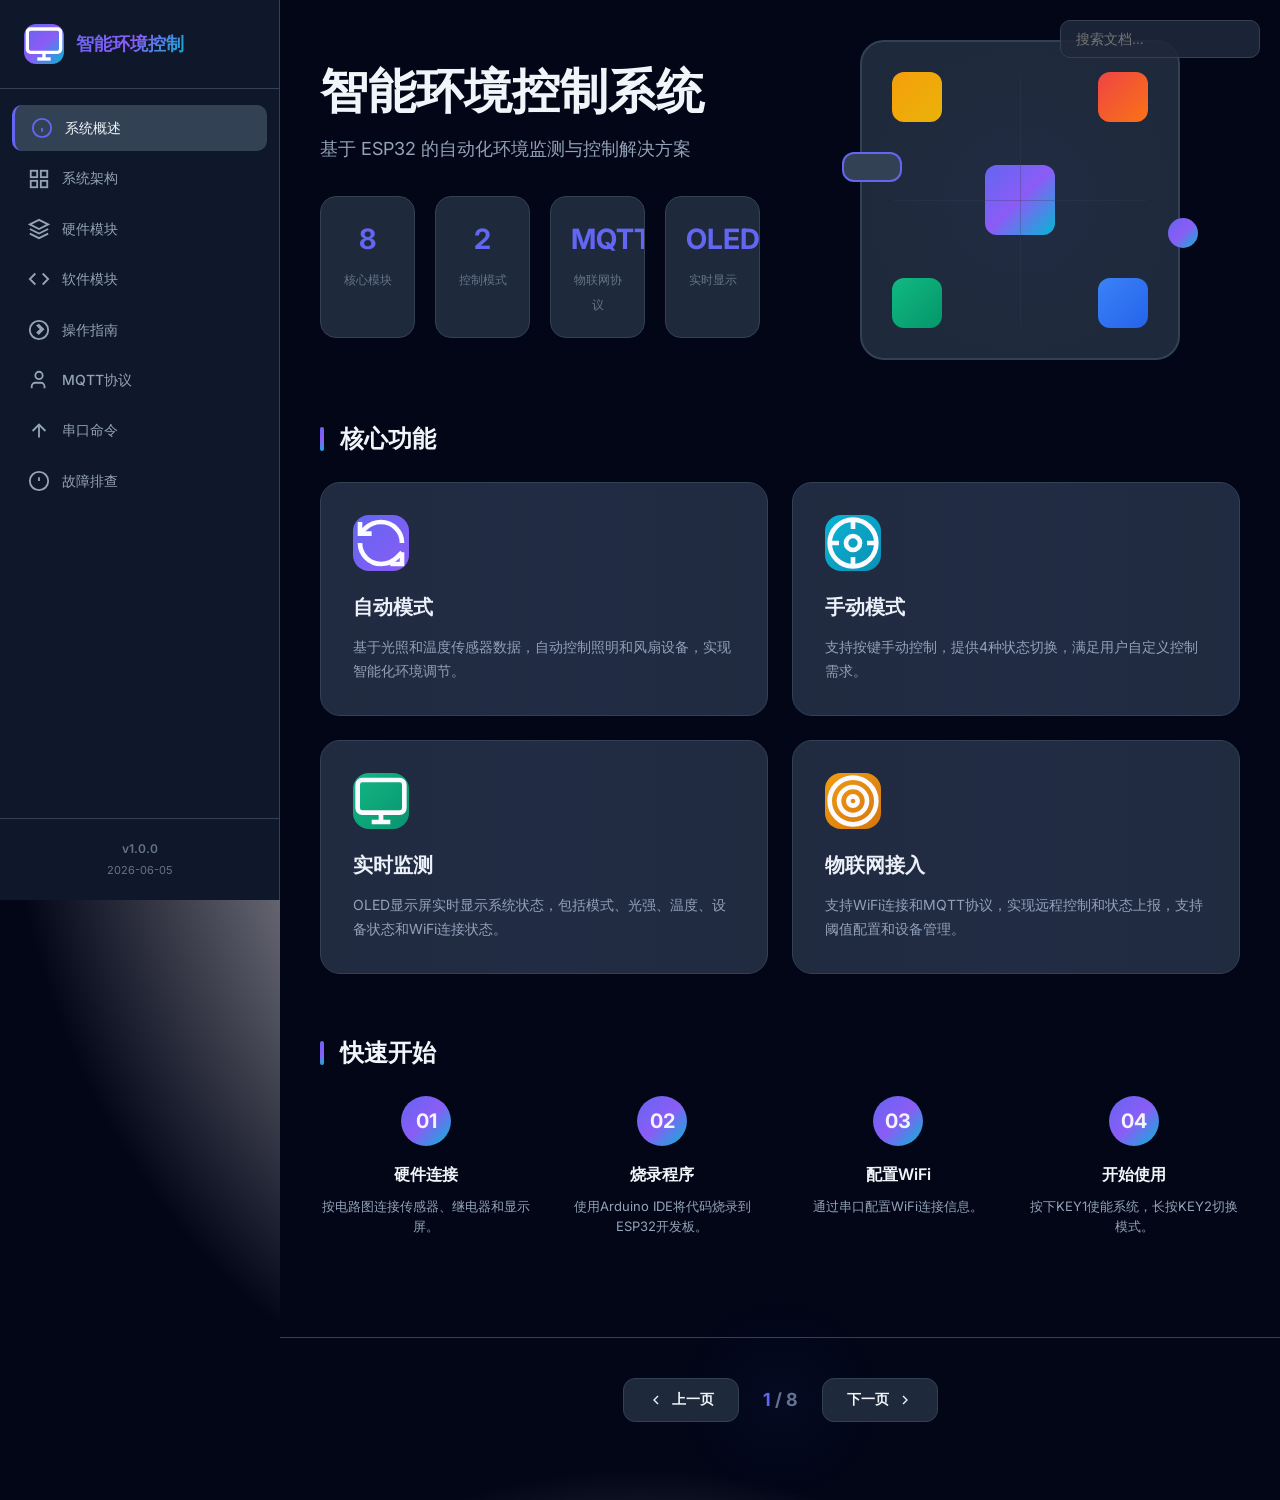
<file: Technical Documentation/index.html>
<!DOCTYPE html>
<html lang="zh-CN">
<head>
    <meta charset="UTF-8">
    <meta name="viewport" content="width=device-width, initial-scale=1.0">
    <title>智能环境控制系统 - 技术文档</title>
    <link rel="stylesheet" href="css/styles.css">
    <link rel="stylesheet" href="css/animations.css">
    <link href="https://fonts.googleapis.com/css2?family=Inter:wght@300;400;500;600;700&display=swap" rel="stylesheet">
</head>
<body>
    <div class="page-container">
        <aside class="sidebar">
            <div class="sidebar-header">
                <div class="logo">
                    <div class="logo-icon">
                        <svg viewBox="0 0 24 24" fill="none" stroke="currentColor" stroke-width="2">
                            <rect x="2" y="3" width="20" height="14" rx="2" ry="2"></rect>
                            <line x1="8" y1="21" x2="16" y2="21"></line>
                            <line x1="12" y1="17" x2="12" y2="21"></line>
                        </svg>
                    </div>
                    <h1 class="logo-title">智能环境控制</h1>
                </div>
            </div>
            
            <nav class="nav-menu">
                <ul class="nav-list">
                    <li class="nav-item active" data-page="overview">
                        <span class="nav-icon">
                            <svg viewBox="0 0 24 24" fill="none" stroke="currentColor" stroke-width="2">
                                <circle cx="12" cy="12" r="10"></circle>
                                <line x1="12" y1="16" x2="12" y2="12"></line>
                                <line x1="12" y1="8" x2="12.01" y2="8"></line>
                            </svg>
                        </span>
                        <span class="nav-text">系统概述</span>
                    </li>
                    <li class="nav-item" data-page="architecture">
                        <span class="nav-icon">
                            <svg viewBox="0 0 24 24" fill="none" stroke="currentColor" stroke-width="2">
                                <rect x="3" y="3" width="7" height="7"></rect>
                                <rect x="14" y="3" width="7" height="7"></rect>
                                <rect x="14" y="14" width="7" height="7"></rect>
                                <rect x="3" y="14" width="7" height="7"></rect>
                            </svg>
                        </span>
                        <span class="nav-text">系统架构</span>
                    </li>
                    <li class="nav-item" data-page="hardware">
                        <span class="nav-icon">
                            <svg viewBox="0 0 24 24" fill="none" stroke="currentColor" stroke-width="2">
                                <path d="M12 2L2 7l10 5 10-5-10-5z"></path>
                                <path d="M2 17l10 5 10-5"></path>
                                <path d="M2 12l10 5 10-5"></path>
                            </svg>
                        </span>
                        <span class="nav-text">硬件模块</span>
                    </li>
                    <li class="nav-item" data-page="software">
                        <span class="nav-icon">
                            <svg viewBox="0 0 24 24" fill="none" stroke="currentColor" stroke-width="2">
                                <polyline points="16 18 22 12 16 6"></polyline>
                                <polyline points="8 6 2 12 8 18"></polyline>
                            </svg>
                        </span>
                        <span class="nav-text">软件模块</span>
                    </li>
                    <li class="nav-item" data-page="operation">
                        <span class="nav-icon">
                            <svg viewBox="0 0 24 24" fill="none" stroke="currentColor" stroke-width="2">
                                <circle cx="12" cy="12" r="10"></circle>
                                <polygon points="10.29 7.29 14.17 11 10.29 14.71 11.71 16.13 16.59 11.25 11.71 6.37 10.29 7.29"></polygon>
                            </svg>
                        </span>
                        <span class="nav-text">操作指南</span>
                    </li>
                    <li class="nav-item" data-page="mqtt">
                        <span class="nav-icon">
                            <svg viewBox="0 0 24 24" fill="none" stroke="currentColor" stroke-width="2">
                                <path d="M18 21v-2a4 4 0 0 0-4-4H8a4 4 0 0 0-4 4v2"></path>
                                <circle cx="12" cy="7" r="4"></circle>
                            </svg>
                        </span>
                        <span class="nav-text">MQTT协议</span>
                    </li>
                    <li class="nav-item" data-page="commands">
                        <span class="nav-icon">
                            <svg viewBox="0 0 24 24" fill="none" stroke="currentColor" stroke-width="2">
                                <line x1="12" y1="19" x2="12" y2="5"></line>
                                <polyline points="5 12 12 5 19 12"></polyline>
                            </svg>
                        </span>
                        <span class="nav-text">串口命令</span>
                    </li>
                    <li class="nav-item" data-page="troubleshooting">
                        <span class="nav-icon">
                            <svg viewBox="0 0 24 24" fill="none" stroke="currentColor" stroke-width="2">
                                <circle cx="12" cy="12" r="10"></circle>
                                <line x1="12" y1="8" x2="12" y2="12"></line>
                                <line x1="12" y1="16" x2="12.01" y2="16"></line>
                            </svg>
                        </span>
                        <span class="nav-text">故障排查</span>
                    </li>
                </ul>
            </nav>
            
            <div class="sidebar-footer">
                <div class="version">v1.0.0</div>
                <div class="date">2026-06-05</div>
            </div>
        </aside>

        <main class="main-content">
            <div class="content-wrapper">
                <div id="page-overview" class="page-content active">
                    <section class="hero-section">
                        <div class="hero-content">
                            <h1 class="hero-title">智能环境控制系统</h1>
                            <p class="hero-subtitle">基于 ESP32 的自动化环境监测与控制解决方案</p>
                            <div class="hero-stats">
                                <div class="stat-item">
                                    <span class="stat-value">8</span>
                                    <span class="stat-label">核心模块</span>
                                </div>
                                <div class="stat-item">
                                    <span class="stat-value">2</span>
                                    <span class="stat-label">控制模式</span>
                                </div>
                                <div class="stat-item">
                                    <span class="stat-value">MQTT</span>
                                    <span class="stat-label">物联网协议</span>
                                </div>
                                <div class="stat-item">
                                    <span class="stat-value">OLED</span>
                                    <span class="stat-label">实时显示</span>
                                </div>
                            </div>
                        </div>
                        <div class="hero-visual">
                            <div class="circuit-board">
                                <div class="board-element cpu"></div>
                                <div class="board-element sensor temp"></div>
                                <div class="board-element sensor light"></div>
                                <div class="board-element relay r1"></div>
                                <div class="board-element relay r2"></div>
                                <div class="board-element display"></div>
                                <div class="board-element rgb"></div>
                                <div class="connection-lines"></div>
                            </div>
                        </div>
                    </section>

                    <section class="features-section">
                        <h2 class="section-title">核心功能</h2>
                        <div class="features-grid">
                            <div class="feature-card">
                                <div class="feature-icon auto">
                                    <svg viewBox="0 0 24 24" fill="none" stroke="currentColor" stroke-width="2">
                                        <path d="M21 12a9 9 0 0 0-9-9 9.75 9.75 0 0 0-6.74 2.74L3 8"></path>
                                        <path d="M3 3v5h5"></path>
                                        <path d="M3 12a9 9 0 0 0 9 9 9.75 9.75 0 0 0 6.74-2.74L21 16"></path>
                                        <path d="M16 21h5v-5"></path>
                                    </svg>
                                </div>
                                <h3>自动模式</h3>
                                <p>基于光照和温度传感器数据，自动控制照明和风扇设备，实现智能化环境调节。</p>
                            </div>
                            <div class="feature-card">
                                <div class="feature-icon manual">
                                    <svg viewBox="0 0 24 24" fill="none" stroke="currentColor" stroke-width="2">
                                        <path d="M12 2a10 10 0 1 0 10 10 10 10 0 0 0-10-10z"></path>
                                        <circle cx="12" cy="12" r="3"></circle>
                                        <line x1="12" y1="2" x2="12" y2="6"></line>
                                        <line x1="12" y1="18" x2="12" y2="22"></line>
                                        <line x1="2" y1="12" x2="6" y2="12"></line>
                                        <line x1="18" y1="12" x2="22" y2="12"></line>
                                    </svg>
                                </div>
                                <h3>手动模式</h3>
                                <p>支持按键手动控制，提供4种状态切换，满足用户自定义控制需求。</p>
                            </div>
                            <div class="feature-card">
                                <div class="feature-icon monitor">
                                    <svg viewBox="0 0 24 24" fill="none" stroke="currentColor" stroke-width="2">
                                        <rect x="2" y="3" width="20" height="14" rx="2" ry="2"></rect>
                                        <line x1="8" y1="21" x2="16" y2="21"></line>
                                        <line x1="12" y1="17" x2="12" y2="21"></line>
                                    </svg>
                                </div>
                                <h3>实时监测</h3>
                                <p>OLED显示屏实时显示系统状态，包括模式、光强、温度、设备状态和WiFi连接状态。</p>
                            </div>
                            <div class="feature-card">
                                <div class="feature-icon iot">
                                    <svg viewBox="0 0 24 24" fill="none" stroke="currentColor" stroke-width="2">
                                        <circle cx="12" cy="12" r="10"></circle>
                                        <circle cx="12" cy="12" r="6"></circle>
                                        <circle cx="12" cy="12" r="2"></circle>
                                    </svg>
                                </div>
                                <h3>物联网接入</h3>
                                <p>支持WiFi连接和MQTT协议，实现远程控制和状态上报，支持阈值配置和设备管理。</p>
                            </div>
                        </div>
                    </section>

                    <section class="quick-start">
                        <h2 class="section-title">快速开始</h2>
                        <div class="quick-start-steps">
                            <div class="step-item">
                                <span class="step-number">01</span>
                                <div class="step-content">
                                    <h4>硬件连接</h4>
                                    <p>按电路图连接传感器、继电器和显示屏。</p>
                                </div>
                            </div>
                            <div class="step-item">
                                <span class="step-number">02</span>
                                <div class="step-content">
                                    <h4>烧录程序</h4>
                                    <p>使用Arduino IDE将代码烧录到ESP32开发板。</p>
                                </div>
                            </div>
                            <div class="step-item">
                                <span class="step-number">03</span>
                                <div class="step-content">
                                    <h4>配置WiFi</h4>
                                    <p>通过串口配置WiFi连接信息。</p>
                                </div>
                            </div>
                            <div class="step-item">
                                <span class="step-number">04</span>
                                <div class="step-content">
                                    <h4>开始使用</h4>
                                    <p>按下KEY1使能系统，长按KEY2切换模式。</p>
                                </div>
                            </div>
                        </div>
                    </section>
                </div>

                <div id="page-architecture" class="page-content">
                    <section class="section-header">
                        <h1>系统架构</h1>
                        <p>基于分层架构设计，模块化实现各功能组件</p>
                    </section>

                    <section class="architecture-diagram">
                        <div class="layer">
                            <h3>应用层</h3>
                            <div class="layer-components">
                                <div class="component">自动控制逻辑</div>
                                <div class="component">手动控制逻辑</div>
                                <div class="component">状态管理</div>
                            </div>
                        </div>
                        <div class="layer-connector"></div>
                        <div class="layer">
                            <h3>服务层</h3>
                            <div class="layer-components">
                                <div class="component">MQTT通信</div>
                                <div class="component">WiFi管理</div>
                                <div class="component">串口命令</div>
                            </div>
                        </div>
                        <div class="layer-connector"></div>
                        <div class="layer">
                            <h3>驱动层</h3>
                            <div class="layer-components">
                                <div class="component">传感器驱动</div>
                                <div class="component">继电器驱动</div>
                                <div class="component">显示驱动</div>
                                <div class="component">RGB驱动</div>
                            </div>
                        </div>
                        <div class="layer-connector"></div>
                        <div class="layer">
                            <h3>硬件层</h3>
                            <div class="layer-components">
                                <div class="component">ESP32主控</div>
                                <div class="component">外设模块</div>
                            </div>
                        </div>
                    </section>

                    <section class="flow-section">
                        <h2 class="section-title">控制流程</h2>
                        <div class="flow-chart">
                            <div class="flow-step">
                                <div class="flow-icon">🔌</div>
                                <h4>系统启动</h4>
                            </div>
                            <div class="flow-arrow">→</div>
                            <div class="flow-step">
                                <div class="flow-icon">⚡</div>
                                <h4>KEY1使能</h4>
                            </div>
                            <div class="flow-arrow">→</div>
                            <div class="flow-step">
                                <div class="flow-icon">🔄</div>
                                <h4>模式选择</h4>
                            </div>
                            <div class="flow-branch">
                                <div class="branch-path">
                                    <span>自动模式</span>
                                    <div class="branch-arrow">↓</div>
                                    <div class="branch-step">传感器采集 → 阈值判断 → 设备控制</div>
                                </div>
                                <div class="branch-path">
                                    <span>手动模式</span>
                                    <div class="branch-arrow">↓</div>
                                    <div class="branch-step">KEY2切换 → 状态切换 → 设备控制</div>
                                </div>
                            </div>
                        </div>
                    </section>
                </div>

                <div id="page-hardware" class="page-content">
                    <section class="section-header">
                        <h1>硬件模块</h1>
                        <p>详细的硬件配置和引脚定义</p>
                    </section>

                    <section class="hardware-grid">
                        <div class="hardware-card">
                            <div class="hardware-header">
                                <div class="hardware-icon esp32">
                                    <svg viewBox="0 0 24 24" fill="none" stroke="currentColor" stroke-width="2">
                                        <rect x="4" y="4" width="16" height="16" rx="2"></rect>
                                        <circle cx="8" cy="8" r="1"></circle>
                                        <circle cx="16" cy="8" r="1"></circle>
                                        <circle cx="8" cy="16" r="1"></circle>
                                        <circle cx="16" cy="16" r="1"></circle>
                                        <circle cx="12" cy="12" r="3"></circle>
                                    </svg>
                                </div>
                                <h3>ESP32 主控</h3>
                            </div>
                            <div class="hardware-specs">
                                <div class="spec">
                                    <span class="spec-label">CPU</span>
                                    <span class="spec-value">双核 240MHz</span>
                                </div>
                                <div class="spec">
                                    <span class="spec-label">WiFi</span>
                                    <span class="spec-value">802.11 b/g/n</span>
                                </div>
                                <div class="spec">
                                    <span class="spec-label">蓝牙</span>
                                    <span class="spec-value">BLE 4.2</span>
                                </div>
                                <div class="spec">
                                    <span class="spec-label">Flash</span>
                                    <span class="spec-value">4MB</span>
                                </div>
                            </div>
                        </div>

                        <div class="hardware-card">
                            <div class="hardware-header">
                                <div class="hardware-icon sensor">
                                    <svg viewBox="0 0 24 24" fill="none" stroke="currentColor" stroke-width="2">
                                        <path d="M12 22s8-4 8-10V5l-8-3-8 3v7c0 6 8 10 8 10z"></path>
                                        <circle cx="12" cy="12" r="3"></circle>
                                    </svg>
                                </div>
                                <h3>光照传感器</h3>
                            </div>
                            <div class="hardware-specs">
                                <div class="spec">
                                    <span class="spec-label">引脚</span>
                                    <span class="spec-value">GPIO1 (ADC)</span>
                                </div>
                                <div class="spec">
                                    <span class="spec-label">类型</span>
                                    <span class="spec-value">光敏电阻</span>
                                </div>
                                <div class="spec">
                                    <span class="spec-label">精度</span>
                                    <span class="spec-value">12-bit</span>
                                </div>
                                <div class="spec">
                                    <span class="spec-label">量程</span>
                                    <span class="spec-value">0-4095</span>
                                </div>
                            </div>
                        </div>

                        <div class="hardware-card">
                            <div class="hardware-header">
                                <div class="hardware-icon temp">
                                    <svg viewBox="0 0 24 24" fill="none" stroke="currentColor" stroke-width="2">
                                        <circle cx="12" cy="12" r="10"></circle>
                                        <line x1="12" y1="8" x2="12" y2="12"></line>
                                        <line x1="12" y1="16" x2="12.01" y2="16"></line>
                                    </svg>
                                </div>
                                <h3>温度传感器</h3>
                            </div>
                            <div class="hardware-specs">
                                <div class="spec">
                                    <span class="spec-label">型号</span>
                                    <span class="spec-value">DS18B20</span>
                                </div>
                                <div class="spec">
                                    <span class="spec-label">引脚</span>
                                    <span class="spec-value">GPIO10 (1-Wire)</span>
                                </div>
                                <div class="spec">
                                    <span class="spec-label">量程</span>
                                    <span class="spec-value">-55°C ~ 125°C</span>
                                </div>
                                <div class="spec">
                                    <span class="spec-label">精度</span>
                                    <span class="spec-value">±0.5°C</span>
                                </div>
                            </div>
                        </div>

                        <div class="hardware-card">
                            <div class="hardware-header">
                                <div class="hardware-icon relay">
                                    <svg viewBox="0 0 24 24" fill="none" stroke="currentColor" stroke-width="2">
                                        <rect x="2" y="3" width="20" height="14" rx="2" ry="2"></rect>
                                        <line x1="8" y1="21" x2="16" y2="21"></line>
                                        <line x1="12" y1="17" x2="12" y2="21"></line>
                                        <circle cx="8" cy="8" r="2"></circle>
                                        <circle cx="16" cy="8" r="2"></circle>
                                    </svg>
                                </div>
                                <h3>继电器模块</h3>
                            </div>
                            <div class="hardware-specs">
                                <div class="spec">
                                    <span class="spec-label">RELAY1</span>
                                    <span class="spec-value">GPIO6 - 照明灯</span>
                                </div>
                                <div class="spec">
                                    <span class="spec-label">RELAY2</span>
                                    <span class="spec-value">GPIO7 - 风扇</span>
                                </div>
                                <div class="spec">
                                    <span class="spec-label">控制方式</span>
                                    <span class="spec-value">高电平触发</span>
                                </div>
                                <div class="spec">
                                    <span class="spec-label">额定电流</span>
                                    <span class="spec-value">10A/250VAC</span>
                                </div>
                            </div>
                        </div>

                        <div class="hardware-card">
                            <div class="hardware-header">
                                <div class="hardware-icon display">
                                    <svg viewBox="0 0 24 24" fill="none" stroke="currentColor" stroke-width="2">
                                        <rect x="2" y="3" width="20" height="14" rx="2" ry="2"></rect>
                                        <line x1="8" y1="21" x2="16" y2="21"></line>
                                        <line x1="12" y1="17" x2="12" y2="21"></line>
                                    </svg>
                                </div>
                                <h3>OLED显示屏</h3>
                            </div>
                            <div class="hardware-specs">
                                <div class="spec">
                                    <span class="spec-label">型号</span>
                                    <span class="spec-value">SH1106 128x64</span>
                                </div>
                                <div class="spec">
                                    <span class="spec-label">接口</span>
                                    <span class="spec-value">I2C</span>
                                </div>
                                <div class="spec">
                                    <span class="spec-label">SDA</span>
                                    <span class="spec-value">GPIO4</span>
                                </div>
                                <div class="spec">
                                    <span class="spec-label">SCL</span>
                                    <span class="spec-value">GPIO5</span>
                                </div>
                            </div>
                        </div>

                        <div class="hardware-card">
                            <div class="hardware-header">
                                <div class="hardware-icon rgb">
                                    <svg viewBox="0 0 24 24" fill="none" stroke="currentColor" stroke-width="2">
                                        <circle cx="12" cy="12" r="10"></circle>
                                        <circle cx="12" cy="12" r="6"></circle>
                                        <circle cx="12" cy="12" r="2"></circle>
                                    </svg>
                                </div>
                                <h3>WS2812 RGB灯</h3>
                            </div>
                            <div class="hardware-specs">
                                <div class="spec">
                                    <span class="spec-label">引脚</span>
                                    <span class="spec-value">GPIO0</span>
                                </div>
                                <div class="spec">
                                    <span class="spec-label">协议</span>
                                    <span class="spec-value">GRB 800kHz</span>
                                </div>
                                <div class="spec">
                                    <span class="spec-label">亮度</span>
                                    <span class="spec-value">可调 (0-255)</span>
                                </div>
                                <div class="spec">
                                    <span class="spec-label">功能</span>
                                    <span class="spec-value">状态指示</span>
                                </div>
                            </div>
                        </div>

                        <div class="hardware-card">
                            <div class="hardware-header">
                                <div class="hardware-icon key">
                                    <svg viewBox="0 0 24 24" fill="none" stroke="currentColor" stroke-width="2">
                                        <rect x="3" y="11" width="18" height="11" rx="2" ry="2"></rect>
                                        <path d="M7 11V7a5 5 0 0 1 10 0v4"></path>
                                    </svg>
                                </div>
                                <h3>按键模块</h3>
                            </div>
                            <div class="hardware-specs">
                                <div class="spec">
                                    <span class="spec-label">KEY1</span>
                                    <span class="spec-value">GPIO20 - 系统使能</span>
                                </div>
                                <div class="spec">
                                    <span class="spec-label">KEY2</span>
                                    <span class="spec-value">GPIO21 - 模式切换</span>
                                </div>
                                <div class="spec">
                                    <span class="spec-label">KEY2短按</span>
                                    <span class="spec-value">手动模式状态切换</span>
                                </div>
                                <div class="spec">
                                    <span class="spec-label">KEY2长按</span>
                                    <span class="spec-value">切换自动/手动模式</span>
                                </div>
                            </div>
                        </div>
                    </section>

                    <section class="pinout-section">
                        <h2 class="section-title">引脚分配表</h2>
                        <table class="pinout-table">
                            <thead>
                                <tr>
                                    <th>引脚</th>
                                    <th>功能</th>
                                    <th>类型</th>
                                    <th>说明</th>
                                </tr>
                            </thead>
                            <tbody>
                                <tr>
                                    <td>GPIO0</td>
                                    <td>WS2812 RGB</td>
                                    <td>输出</td>
                                    <td>RGB灯控制</td>
                                </tr>
                                <tr>
                                    <td>GPIO1</td>
                                    <td>光照传感器</td>
                                    <td>ADC输入</td>
                                    <td>光敏电阻模拟输入</td>
                                </tr>
                                <tr>
                                    <td>GPIO4</td>
                                    <td>I2C SDA</td>
                                    <td>I2C</td>
                                    <td>OLED数据</td>
                                </tr>
                                <tr>
                                    <td>GPIO5</td>
                                    <td>I2C SCL</td>
                                    <td>I2C</td>
                                    <td>OLED时钟</td>
                                </tr>
                                <tr>
                                    <td>GPIO6</td>
                                    <td>RELAY1</td>
                                    <td>输出</td>
                                    <td>照明灯控制</td>
                                </tr>
                                <tr>
                                    <td>GPIO7</td>
                                    <td>RELAY2</td>
                                    <td>输出</td>
                                    <td>风扇控制</td>
                                </tr>
                                <tr>
                                    <td>GPIO10</td>
                                    <td>温度传感器</td>
                                    <td>1-Wire</td>
                                    <td>DS18B20数据</td>
                                </tr>
                                <tr>
                                    <td>GPIO20</td>
                                    <td>KEY1</td>
                                    <td>输入</td>
                                    <td>系统使能按键</td>
                                </tr>
                                <tr>
                                    <td>GPIO21</td>
                                    <td>KEY2</td>
                                    <td>输入</td>
                                    <td>模式切换按键</td>
                                </tr>
                            </tbody>
                        </table>
                    </section>
                </div>

                <div id="page-software" class="page-content">
                    <section class="section-header">
                        <h1>软件模块</h1>
                        <p>模块化设计的软件架构</p>
                    </section>

                    <section class="module-tree">
                        <div class="tree-root">
                            <div class="tree-node root">
                                <div class="node-content">
                                    <span class="node-icon">📁</span>
                                    <span class="node-name">auto_manual_control.ino</span>
                                </div>
                                <div class="node-description">主程序入口，初始化各模块</div>
                                <div class="tree-children">
                                    <div class="tree-node">
                                        <div class="node-content">
                                            <span class="node-icon">🔧</span>
                                            <span class="node-name">exti / key</span>
                                        </div>
                                        <div class="node-description">外部中断与按键处理</div>
                                    </div>
                                    <div class="tree-node">
                                        <div class="node-content">
                                            <span class="node-icon">🔧</span>
                                            <span class="node-name">relay</span>
                                        </div>
                                        <div class="node-description">继电器控制逻辑</div>
                                    </div>
                                    <div class="tree-node">
                                        <div class="node-content">
                                            <span class="node-icon">🔧</span>
                                            <span class="node-name">light_sensor</span>
                                        </div>
                                        <div class="node-description">光照传感器驱动</div>
                                    </div>
                                    <div class="tree-node">
                                        <div class="node-content">
                                            <span class="node-icon">🔧</span>
                                            <span class="node-name">temp_sensor</span>
                                        </div>
                                        <div class="node-description">温度传感器驱动</div>
                                    </div>
                                    <div class="tree-node">
                                        <div class="node-content">
                                            <span class="node-icon">🔧</span>
                                            <span class="node-name">display</span>
                                        </div>
                                        <div class="node-description">OLED显示驱动</div>
                                    </div>
                                    <div class="tree-node">
                                        <div class="node-content">
                                            <span class="node-icon">🔧</span>
                                            <span class="node-name">ws2812_rgb</span>
                                        </div>
                                        <div class="node-description">RGB灯控制</div>
                                    </div>
                                    <div class="tree-node">
                                        <div class="node-content">
                                            <span class="node-icon">🔧</span>
                                            <span class="node-name">wifi_connect</span>
                                        </div>
                                        <div class="node-description">WiFi连接管理</div>
                                    </div>
                                    <div class="tree-node">
                                        <div class="node-content">
                                            <span class="node-icon">🔧</span>
                                            <span class="node-name">mqtt_connect</span>
                                        </div>
                                        <div class="node-description">MQTT通信协议</div>
                                    </div>
                                </div>
                            </div>
                        </div>
                    </section>

                    <section class="module-details">
                        <h2 class="section-title">模块功能详解</h2>
                        
                        <div class="module-card">
                            <div class="module-header">
                                <div class="module-badge exti">EXTI</div>
                                <h3>外部中断与按键处理</h3>
                            </div>
                            <p>处理按键输入，支持短按和长按识别。KEY1作为系统使能开关，KEY2支持短按切换状态和长按2秒切换模式。</p>
                            <div class="module-functions">
                                <span class="func-tag">exti_init()</span>
                                <span class="func-tag">exti_task()</span>
                                <span class="func-tag">key_init()</span>
                            </div>
                        </div>

                        <div class="module-card">
                            <div class="module-header">
                                <div class="module-badge relay">RELAY</div>
                                <h3>继电器控制</h3>
                            </div>
                            <p>管理两个继电器输出，支持自动和手动两种模式。自动模式下根据传感器数据控制照明和风扇；手动模式下通过按键切换4种状态组合。</p>
                            <div class="module-functions">
                                <span class="func-tag">relay_init()</span>
                                <span class="func-tag">relay_task()</span>
                                <span class="func-tag">relay_auto_run()</span>
                                <span class="func-tag">relay_manual_run()</span>
                            </div>
                        </div>

                        <div class="module-card">
                            <div class="module-header">
                                <div class="module-badge sensor">SENSOR</div>
                                <h3>传感器驱动</h3>
                            </div>
                            <p>光照传感器使用ADC采集模拟信号，温度传感器使用DS18B20通过1-Wire协议通信。支持原始数据读取和等级判断。</p>
                            <div class="module-functions">
                                <span class="func-tag">light_sensor_read_raw()</span>
                                <span class="func-tag">light_sensor_get_level()</span>
                                <span class="func-tag">temp_sensor_read_celsius()</span>
                                <span class="func-tag">temp_sensor_get_level()</span>
                            </div>
                        </div>

                        <div class="module-card">
                            <div class="module-header">
                                <div class="module-badge display">DISPLAY</div>
                                <h3>OLED显示</h3>
                            </div>
                            <p>使用U8g2库驱动SH1106 OLED显示屏，实时显示系统模式、传感器数据、设备状态和WiFi连接状态。</p>
                            <div class="module-functions">
                                <span class="func-tag">display_init()</span>
                                <span class="func-tag">display_update_info()</span>
                            </div>
                        </div>

                        <div class="module-card">
                            <div class="module-header">
                                <div class="module-badge rgb">RGB</div>
                                <h3>WS2812 RGB控制</h3>
                            </div>
                            <p>使用Adafruit_NeoPixel库控制WS2812 RGB灯，实现非阻塞渐变动画。根据系统状态显示不同的颜色模式。</p>
                            <div class="module-functions">
                                <span class="func-tag">ws2812_init()</span>
                                <span class="func-tag">ws2812_boot_sequence()</span>
                                <span class="func-tag">ws2812_task()</span>
                                <span class="func-tag">fade_to()</span>
                            </div>
                        </div>

                        <div class="module-card">
                            <div class="module-header">
                                <div class="module-badge wifi">WiFi</div>
                                <h3>WiFi连接管理</h3>
                            </div>
                            <p>自动连接保存的WiFi网络，支持串口配置SSID和密码。提供连接状态监测和自动重连功能。</p>
                            <div class="module-functions">
                                <span class="func-tag">wifi_init()</span>
                                <span class="func-tag">wifi_task()</span>
                                <span class="func-tag">wifi_serial_config()</span>
                                <span class="func-tag">wifi_save_config()</span>
                            </div>
                        </div>

                        <div class="module-card">
                            <div class="module-header">
                                <div class="module-badge mqtt">MQTT</div>
                                <h3>MQTT通信</h3>
                            </div>
                            <p>基于PubSubClient库实现MQTT协议，支持状态上报、远程控制、阈值配置和设备重启命令。</p>
                            <div class="module-functions">
                                <span class="func-tag">mqtt_init()</span>
                                <span class="func-tag">mqtt_task()</span>
                                <span class="func-tag">mqtt_report_status()</span>
                                <span class="func-tag">mqtt_callback()</span>
                            </div>
                        </div>
                    </section>
                </div>

                <div id="page-operation" class="page-content">
                    <section class="section-header">
                        <h1>操作指南</h1>
                        <p>详细的系统操作说明</p>
                    </section>

                    <section class="operation-modes">
                        <div class="mode-card active-mode">
                            <div class="mode-header">
                                <div class="mode-icon auto">
                                    <svg viewBox="0 0 24 24" fill="none" stroke="currentColor" stroke-width="2">
                                        <path d="M21 12a9 9 0 0 0-9-9 9.75 9.75 0 0 0-6.74 2.74L3 8"></path>
                                        <path d="M3 3v5h5"></path>
                                        <path d="M3 12a9 9 0 0 0 9 9 9.75 9.75 0 0 0 6.74-2.74L21 16"></path>
                                        <path d="M16 21h5v-5"></path>
                                    </svg>
                                </div>
                                <div class="mode-title">
                                    <h3>自动模式</h3>
                                    <span class="mode-desc">系统上电默认模式</span>
                                </div>
                            </div>
                            <div class="mode-content">
                                <h4>工作原理</h4>
                                <p>系统根据光照传感器和温度传感器的数据，自动控制照明和风扇设备：</p>
                                <ul class="mode-list">
                                    <li>当光强低于设定阈值时，自动开启照明灯(RELAY1)</li>
                                    <li>当温度高于设定阈值时，自动开启风扇(RELAY2)</li>
                                    <li>阈值可通过串口或MQTT配置，配置保存在Flash中</li>
                                </ul>
                                <div class="mode-thresholds">
                                    <div class="threshold-item">
                                        <span class="threshold-label">温度阈值</span>
                                        <span class="threshold-value">默认 28°C</span>
                                    </div>
                                    <div class="threshold-item">
                                        <span class="threshold-label">光照阈值</span>
                                        <span class="threshold-value">默认 119 lux</span>
                                    </div>
                                </div>
                            </div>
                        </div>

                        <div class="mode-card manual-mode">
                            <div class="mode-header">
                                <div class="mode-icon manual">
                                    <svg viewBox="0 0 24 24" fill="none" stroke="currentColor" stroke-width="2">
                                        <path d="M12 2a10 10 0 1 0 10 10 10 10 0 0 0-10-10z"></path>
                                        <circle cx="12" cy="12" r="3"></circle>
                                        <line x1="12" y1="2" x2="12" y2="6"></line>
                                        <line x1="12" y1="18" x2="12" y2="22"></line>
                                        <line x1="2" y1="12" x2="6" y2="12"></line>
                                        <line x1="18" y1="12" x2="22" y2="12"></line>
                                    </svg>
                                </div>
                                <div class="mode-title">
                                    <h3>手动模式</h3>
                                    <span class="mode-desc">长按KEY2 2秒切换</span>
                                </div>
                            </div>
                            <div class="mode-content">
                                <h4>工作原理</h4>
                                <p>用户通过按键手动控制设备状态，短按KEY2循环切换4种状态：</p>
                                <div class="state-matrix">
                                    <div class="state-row">
                                        <span class="state-num">状态0</span>
                                        <span class="state-led">灯: OFF</span>
                                        <span class="state-fan">风扇: OFF</span>
                                    </div>
                                    <div class="state-row">
                                        <span class="state-num">状态1</span>
                                        <span class="state-led">灯: OFF</span>
                                        <span class="state-fan">风扇: ON</span>
                                    </div>
                                    <div class="state-row">
                                        <span class="state-num">状态2</span>
                                        <span class="state-led">灯: ON</span>
                                        <span class="state-fan">风扇: OFF</span>
                                    </div>
                                    <div class="state-row">
                                        <span class="state-num">状态3</span>
                                        <span class="state-led">灯: ON</span>
                                        <span class="state-fan">风扇: ON</span>
                                    </div>
                                </div>
                            </div>
                        </div>
                    </section>

                    <section class="key-guide">
                        <h2 class="section-title">按键操作</h2>
                        <div class="key-grid">
                            <div class="key-card">
                                <div class="key-icon">
                                    <span class="key-label">KEY1</span>
                                    <span class="key-pin">GPIO20</span>
                                </div>
                                <div class="key-function">
                                    <h4>系统使能</h4>
                                    <p>自锁按键，按下使能系统，释放关闭系统。系统关闭时所有设备停止工作。</p>
                                </div>
                            </div>
                            <div class="key-card">
                                <div class="key-icon">
                                    <span class="key-label">KEY2</span>
                                    <span class="key-pin">GPIO21</span>
                                </div>
                                <div class="key-function">
                                    <h4>模式切换 / 状态切换</h4>
                                    <ul>
                                        <li><strong>短按 (2ms-1s):</strong> 手动模式下切换设备状态</li>
                                        <li><strong>长按 (≥2s):</strong> 在自动/手动模式之间切换</li>
                                    </ul>
                                </div>
                            </div>
                        </div>
                    </section>

                    <section class="rgb-guide">
                        <h2 class="section-title">RGB指示灯状态</h2>
                        <div class="rgb-table">
                            <div class="rgb-header">
                                <span>状态</span>
                                <span>颜色模式</span>
                                <span>说明</span>
                            </div>
                            <div class="rgb-row">
                                <span>系统正常</span>
                                <span class="rgb-pattern normal">红→绿→蓝→灭</span>
                                <span>WiFi和MQTT均已连接</span>
                            </div>
                            <div class="rgb-row">
                                <span>WiFi断开</span>
                                <span class="rgb-pattern wifi">红→绿→灭</span>
                                <span>WiFi未连接，正在重连</span>
                            </div>
                            <div class="rgb-row">
                                <span>MQTT断开</span>
                                <span class="rgb-pattern mqtt">红→绿→灭→蓝→灭→红</span>
                                <span>WiFi已连接，MQTT未连接</span>
                            </div>
                            <div class="rgb-row">
                                <span>仅灯亮</span>
                                <span class="rgb-pattern led">红→灭→绿→灭→蓝→灭</span>
                                <span>RELAY1开启</span>
                            </div>
                            <div class="rgb-row">
                                <span>仅风扇</span>
                                <span class="rgb-pattern fan">红→绿→蓝→灭</span>
                                <span>RELAY2开启</span>
                            </div>
                            <div class="rgb-row">
                                <span>灯和风扇</span>
                                <span class="rgb-pattern both">红→灭→红→灭→绿→灭→绿→灭→蓝→灭→蓝→灭</span>
                                <span>RELAY1和RELAY2均开启</span>
                            </div>
                        </div>
                    </section>
                </div>

                <div id="page-mqtt" class="page-content">
                    <section class="section-header">
                        <h1>MQTT协议</h1>
                        <p>物联网通信协议规范</p>
                    </section>

                    <section class="mqtt-config">
                        <h2 class="section-title">默认配置</h2>
                        <div class="config-grid">
                            <div class="config-item">
                                <span class="config-label">服务器地址</span>
                                <span class="config-value">47.98.170.180</span>
                            </div>
                            <div class="config-item">
                                <span class="config-label">端口</span>
                                <span class="config-value">8081</span>
                            </div>
                            <div class="config-item">
                                <span class="config-label">用户名</span>
                                <span class="config-value">dzdx_emqx</span>
                            </div>
                            <div class="config-item">
                                <span class="config-label">密码</span>
                                <span class="config-value">********</span>
                            </div>
                            <div class="config-item">
                                <span class="config-label">设备ID</span>
                                <span class="config-value">PCT_100_006</span>
                            </div>
                        </div>
                    </section>

                    <section class="mqtt-topics">
                        <h2 class="section-title">主题规范</h2>
                        <div class="topic-card">
                            <h3>状态上报主题</h3>
                            <code class="topic-code">chemctrl/{device_id}/status</code>
                            <p>设备主动上报状态信息，包括温度、光照、模式、继电器状态等。</p>
                        </div>
                        <div class="topic-card">
                            <h3>命令接收主题</h3>
                            <code class="topic-code">chemctrl/{device_id}/command</code>
                            <p>接收远程控制命令，支持设置继电器、切换模式、配置阈值等操作。</p>
                        </div>
                    </section>

                    <section class="mqtt-messages">
                        <h2 class="section-title">消息格式</h2>
                        
                        <div class="message-card">
                            <div class="message-header">
                                <h3>状态上报</h3>
                                <span class="message-type publish">PUBLISH</span>
                            </div>
                            <pre class="message-code">{
  "temperature": 25.5,
  "light": 150,
  "mode": "auto",
  "key1_lock": true,
  "relay3": true,
  "relay4": false,
  "temp_threshold": 28.0,
  "light_threshold": 119
}</pre>
                        </div>

                        <div class="message-card">
                            <div class="message-header">
                                <h3>设置继电器</h3>
                                <span class="message-type subscribe">SUBSCRIBE</span>
                            </div>
                            <pre class="message-code">{
  "cmd": "set_relay",
  "relay": 3,
  "value": true
}</pre>
                            <p class="message-note">relay: 3=照明, 4=风扇; value: true=开, false=关</p>
                        </div>

                        <div class="message-card">
                            <div class="message-header">
                                <h3>切换模式</h3>
                                <span class="message-type subscribe">SUBSCRIBE</span>
                            </div>
                            <pre class="message-code">{
  "cmd": "set_mode",
  "mode": "auto"
}</pre>
                            <p class="message-note">mode: "auto"=自动模式, "manual"=手动模式</p>
                        </div>

                        <div class="message-card">
                            <div class="message-header">
                                <h3>获取状态</h3>
                                <span class="message-type subscribe">SUBSCRIBE</span>
                            </div>
                            <pre class="message-code">{
  "cmd": "get_status"
}</pre>
                            <p class="message-note">触发设备立即上报状态，5秒内限制一次</p>
                        </div>

                        <div class="message-card">
                            <div class="message-header">
                                <h3>设置阈值</h3>
                                <span class="message-type subscribe">SUBSCRIBE</span>
                            </div>
                            <pre class="message-code">{
  "cmd": "set_threshold",
  "temp": 28.0,
  "light": 119
}</pre>
                            <p class="message-note">可单独设置温度或光照阈值，配置保存到Flash</p>
                        </div>

                        <div class="message-card">
                            <div class="message-header">
                                <h3>设备重启</h3>
                                <span class="message-type subscribe">SUBSCRIBE</span>
                            </div>
                            <pre class="message-code">{
  "cmd": "reboot"
}</pre>
                            <p class="message-note">2秒后设备重启</p>
                        </div>
                    </section>

                    <section class="mqtt-flow">
                        <h2 class="section-title">通信流程</h2>
                        <div class="flow-diagram">
                            <div class="flow-step">
                                <div class="flow-box">WiFi连接</div>
                            </div>
                            <div class="flow-arrow">→</div>
                            <div class="flow-step">
                                <div class="flow-box">MQTT连接</div>
                            </div>
                            <div class="flow-arrow">→</div>
                            <div class="flow-step">
                                <div class="flow-box">订阅命令主题</div>
                            </div>
                            <div class="flow-arrow">→</div>
                            <div class="flow-step">
                                <div class="flow-box">上报初始状态</div>
                            </div>
                            <div class="flow-arrow">→</div>
                            <div class="flow-step">
                                <div class="flow-box">状态变化时上报</div>
                            </div>
                        </div>
                    </section>
                </div>

                <div id="page-commands" class="page-content">
                    <section class="section-header">
                        <h1>串口命令</h1>
                        <p>通过串口终端控制和配置系统</p>
                    </section>

                    <section class="command-groups">
                        <div class="command-group">
                            <h3 class="group-title">WiFi命令</h3>
                            <div class="command-table">
                                <div class="command-row header">
                                    <span>命令</span>
                                    <span>说明</span>
                                </div>
                                <div class="command-row">
                                    <code>disconnect</code>
                                    <span>断开WiFi并禁用扫描</span>
                                </div>
                                <div class="command-row">
                                    <code>connect</code>
                                    <span>重新启用WiFi连接</span>
                                </div>
                            </div>
                        </div>

                        <div class="command-group">
                            <h3 class="group-title">MQTT命令</h3>
                            <div class="command-table">
                                <div class="command-row header">
                                    <span>命令</span>
                                    <span>说明</span>
                                </div>
                                <div class="command-row">
                                    <code>mqtt_config</code>
                                    <span>进入MQTT配置模式，依次输入服务器、端口、用户名、密码、设备ID</span>
                                </div>
                                <div class="command-row">
                                    <code>mqtt_clear</code>
                                    <span>清除保存的MQTT配置</span>
                                </div>
                                <div class="command-row">
                                    <code>mqtt_status</code>
                                    <span>查看MQTT配置和连接状态</span>
                                </div>
                                <div class="command-row">
                                    <code>mqtt_report</code>
                                    <span>手动触发状态上报</span>
                                </div>
                            </div>
                        </div>

                        <div class="command-group">
                            <h3 class="group-title">MQTT细分配置命令</h3>
                            <div class="command-table">
                                <div class="command-row header">
                                    <span>命令</span>
                                    <span>说明</span>
                                </div>
                                <div class="command-row">
                                    <code>mqtt_config_server {地址}</code>
                                    <span>设置MQTT服务器地址</span>
                                </div>
                                <div class="command-row">
                                    <code>mqtt_config_port {端口}</code>
                                    <span>设置MQTT端口</span>
                                </div>
                                <div class="command-row">
                                    <code>mqtt_config_username {用户名}</code>
                                    <span>设置MQTT用户名</span>
                                </div>
                                <div class="command-row">
                                    <code>mqtt_config_password {密码}</code>
                                    <span>设置MQTT密码</span>
                                </div>
                                <div class="command-row">
                                    <code>mqtt_config_device_id {ID}</code>
                                    <span>设置设备ID</span>
                                </div>
                            </div>
                        </div>
                    </section>

                    <section class="config-guide">
                        <h2 class="section-title">配置流程</h2>
                        <div class="config-steps">
                            <div class="config-step">
                                <span class="step-num">1</span>
                                <div class="step-content">
                                    <h4>打开串口终端</h4>
                                    <p>使用Arduino IDE串口监视器或其他串口工具，波特率设置为115200。</p>
                                </div>
                            </div>
                            <div class="config-step">
                                <span class="step-num">2</span>
                                <div class="step-content">
                                    <h4>发送配置命令</h4>
                                    <p>输入 <code>mqtt_config</code> 进入配置模式。</p>
                                </div>
                            </div>
                            <div class="config-step">
                                <span class="step-num">3</span>
                                <div class="step-content">
                                    <h4>输入参数</h4>
                                    <p>按照提示依次输入服务器地址、端口、用户名、密码和设备ID。按回车保持默认值，输入esc退出。</p>
                                </div>
                            </div>
                            <div class="config-step">
                                <span class="step-num">4</span>
                                <div class="step-content">
                                    <h4>验证配置</h4>
                                    <p>输入 <code>mqtt_status</code> 查看配置是否生效。</p>
                                </div>
                            </div>
                        </div>
                    </section>

                    <section class="serial-example">
                        <h2 class="section-title">串口交互示例</h2>
                        <pre class="example-code">===== 智能环境控制系统 =====
KEY1(GPIO20): 自锁按键，系统使能
KEY2(GPIO21): 长按2秒切换模式
RELAY1(GPIO6): 照明灯
RELAY2(GPIO7): 风扇
...
-----------------------------
串口命令:
  disconnect - 断开WiFi并禁用扫描
  connect    - 重新启用WiFi连接
  mqtt_config - 配置MQTT参数
  mqtt_clear - 清除MQTT配置
  mqtt_status - 查看MQTT状态
  mqtt_report - 手动上报状态
-----------------------------
模式:自动模式

> mqtt_config

===== MQTT Configuration =====
Enter 'esc' at any time to exit without saving

Current MQTT configuration:
------------------------------
MQTT Server: 47.98.170.180:8081
Username: dzdx_emqx
Device ID: PCT_100_006
------------------------------

Enter new MQTT server (or press Enter to keep current):
> 

Enter new MQTT port (or press Enter to keep current):
> 

Enter new MQTT username (or press Enter to keep current):
> 

Enter new MQTT password (or press Enter to keep current):
> 

Enter new Device ID (or press Enter to keep current):
> PCT_100_007

New MQTT configuration:
------------------------------
MQTT Server: 47.98.170.180:8081
Username: dzdx_emqx
Device ID: PCT_100_007
------------------------------
MQTT configuration saved to flash!
MQTT configuration updated! Will reconnect...</pre>
                    </section>
                </div>

                <div id="page-troubleshooting" class="page-content">
                    <section class="section-header">
                        <h1>故障排查</h1>
                        <p>常见问题及解决方法</p>
                    </section>

                    <section class="troubleshooting-grid">
                        <div class="trouble-card">
                            <div class="trouble-icon warning">
                                <svg viewBox="0 0 24 24" fill="none" stroke="currentColor" stroke-width="2">
                                    <circle cx="12" cy="12" r="10"></circle>
                                    <line x1="12" y1="8" x2="12" y2="12"></line>
                                    <line x1="12" y1="16" x2="12.01" y2="16"></line>
                                </svg>
                            </div>
                            <h3>设备无响应</h3>
                            <div class="trouble-content">
                                <h4>可能原因</h4>
                                <ul>
                                    <li>KEY1未按下，系统未使能</li>
                                    <li>电源电压不足</li>
                                    <li>接线错误</li>
                                </ul>
                                <h4>解决方法</h4>
                                <ul>
                                    <li>确保KEY1按下使能系统</li>
                                    <li>检查电源输入（建议5V/2A）</li>
                                    <li>对照引脚分配表检查接线</li>
                                </ul>
                            </div>
                        </div>

                        <div class="trouble-card">
                            <div class="trouble-icon error">
                                <svg viewBox="0 0 24 24" fill="none" stroke="currentColor" stroke-width="2">
                                    <circle cx="12" cy="12" r="10"></circle>
                                    <line x1="15" y1="9" x2="9" y2="15"></line>
                                    <line x1="9" y1="9" x2="15" y2="15"></line>
                                </svg>
                            </div>
                            <h3>WiFi连接失败</h3>
                            <div class="trouble-content">
                                <h4>可能原因</h4>
                                <ul>
                                    <li>WiFi信号弱</li>
                                    <li>SSID或密码错误</li>
                                    <li>网络加密方式不支持</li>
                                </ul>
                                <h4>解决方法</h4>
                                <ul>
                                    <li>靠近路由器或使用信号更强的网络</li>
                                    <li>使用串口重新配置WiFi</li>
                                    <li>确保网络使用WPA/WPA2加密</li>
                                </ul>
                            </div>
                        </div>

                        <div class="trouble-card">
                            <div class="trouble-icon error">
                                <svg viewBox="0 0 24 24" fill="none" stroke="currentColor" stroke-width="2">
                                    <circle cx="12" cy="12" r="10"></circle>
                                    <line x1="15" y1="9" x2="9" y2="15"></line>
                                    <line x1="9" y1="9" x2="15" y2="15"></line>
                                </svg>
                            </div>
                            <h3>MQTT连接失败</h3>
                            <div class="trouble-content">
                                <h4>可能原因</h4>
                                <ul>
                                    <li>服务器地址或端口错误</li>
                                    <li>用户名或密码错误</li>
                                    <li>网络不通</li>
                                </ul>
                                <h4>解决方法</h4>
                                <ul>
                                    <li>检查MQTT服务器配置</li>
                                    <li>确认网络连接正常</li>
                                    <li>使用 <code>mqtt_status</code> 查看状态</li>
                                </ul>
                            </div>
                        </div>

                        <div class="trouble-card">
                            <div class="trouble-icon warning">
                                <svg viewBox="0 0 24 24" fill="none" stroke="currentColor" stroke-width="2">
                                    <circle cx="12" cy="12" r="10"></circle>
                                    <line x1="12" y1="8" x2="12" y2="12"></line>
                                    <line x1="12" y1="16" x2="12.01" y2="16"></line>
                                </svg>
                            </div>
                            <h3>传感器数据异常</h3>
                            <div class="trouble-content">
                                <h4>可能原因</h4>
                                <ul>
                                    <li>传感器接线错误</li>
                                    <li>传感器损坏</li>
                                    <li>ADC配置错误</li>
                                </ul>
                                <h4>解决方法</h4>
                                <ul>
                                    <li>检查传感器接线</li>
                                    <li>更换传感器测试</li>
                                    <li>检查ADC衰减配置</li>
                                </ul>
                            </div>
                        </div>

                        <div class="trouble-card">
                            <div class="trouble-icon warning">
                                <svg viewBox="0 0 24 24" fill="none" stroke="currentColor" stroke-width="2">
                                    <circle cx="12" cy="12" r="10"></circle>
                                    <line x1="12" y1="8" x2="12" y2="12"></line>
                                    <line x1="12" y1="16" x2="12.01" y2="16"></line>
                                </svg>
                            </div>
                            <h3>继电器不工作</h3>
                            <div class="trouble-content">
                                <h4>可能原因</h4>
                                <ul>
                                    <li>继电器模块未供电</li>
                                    <li>控制引脚接线错误</li>
                                    <li>继电器损坏</li>
                                </ul>
                                <h4>解决方法</h4>
                                <ul>
                                    <li>检查继电器模块电源（通常需要5V）</li>
                                    <li>对照引脚分配表检查接线</li>
                                    <li>更换继电器模块测试</li>
                                </ul>
                            </div>
                        </div>

                        <div class="trouble-card">
                            <div class="trouble-icon warning">
                                <svg viewBox="0 0 24 24" fill="none" stroke="currentColor" stroke-width="2">
                                    <circle cx="12" cy="12" r="10"></circle>
                                    <line x1="12" y1="8" x2="12" y2="12"></line>
                                    <line x1="12" y1="16" x2="12.01" y2="16"></line>
                                </svg>
                            </div>
                            <h3>OLED显示异常</h3>
                            <div class="trouble-content">
                                <h4>可能原因</h4>
                                <ul>
                                    <li>I2C接线错误</li>
                                    <li>显示屏损坏</li>
                                    <li>I2C地址冲突</li>
                                </ul>
                                <h4>解决方法</h4>
                                <ul>
                                    <li>检查SDA(GPIO4)和SCL(GPIO5)接线</li>
                                    <li>尝试更换OLED显示屏</li>
                                    <li>确保没有其他I2C设备占用同一总线</li>
                                </ul>
                            </div>
                        </div>
                    </section>

                    <section class="debug-tips">
                        <h2 class="section-title">调试技巧</h2>
                        <div class="tips-list">
                            <div class="tip-item">
                                <div class="tip-icon">🔍</div>
                                <div class="tip-content">
                                    <h4>查看串口输出</h4>
                                    <p>打开串口监视器（波特率115200），系统会输出详细的运行日志，包括传感器数据、设备状态和错误信息。</p>
                                </div>
                            </div>
                            <div class="tip-item">
                                <div class="tip-icon">📊</div>
                                <div class="tip-content">
                                    <h4>观察RGB指示灯</h4>
                                    <p>WS2812 RGB灯显示系统状态，不同的颜色模式对应不同的运行状态，可快速判断系统是否正常。</p>
                                </div>
                            </div>
                            <div class="tip-item">
                                <div class="tip-icon">🌐</div>
                                <div class="tip-content">
                                    <h4>MQTT消息测试</h4>
                                    <p>使用MQTT客户端工具（如MQTTX）订阅设备状态主题，发送控制命令测试设备响应。</p>
                                </div>
                            </div>
                            <div class="tip-item">
                                <div class="tip-icon">🔄</div>
                                <div class="tip-content">
                                    <h4>恢复默认配置</h4>
                                    <p>如果配置出现问题，可使用 <code>mqtt_clear</code> 清除MQTT配置，系统将恢复默认值。</p>
                                </div>
                            </div>
                        </div>
                    </section>
                </div>
            </div>
            
            <div class="pagination">
                <button class="page-btn prev" id="prev-btn">
                    <svg viewBox="0 0 24 24" fill="none" stroke="currentColor" stroke-width="2">
                        <polyline points="15 18 9 12 15 6"></polyline>
                    </svg>
                    上一页
                </button>
                <div class="page-indicator">
                    <span class="page-number">1</span>
                    <span class="page-total">/ 8</span>
                </div>
                <button class="page-btn next" id="next-btn">
                    下一页
                    <svg viewBox="0 0 24 24" fill="none" stroke="currentColor" stroke-width="2">
                        <polyline points="9 18 15 12 9 6"></polyline>
                    </svg>
                </button>
            </div>
        </main>
    </div>
    
    <script src="js/nav.js"></script>
    <script src="js/main.js"></script>
</body>
</html>
</file>
<file: Technical Documentation/css/styles.css>
* {
    margin: 0;
    padding: 0;
    box-sizing: border-box;
}

:root {
    --primary-color: #6366f1;
    --primary-dark: #4f46e5;
    --primary-light: #818cf8;
    --secondary-color: #8b5cf6;
    --accent-color: #06b6d4;
    --success-color: #10b981;
    --warning-color: #f59e0b;
    --error-color: #ef4444;
    --bg-dark: #0f172a;
    --bg-darker: #020617;
    --bg-card: #1e293b;
    --bg-card-hover: #334155;
    --text-primary: #f1f5f9;
    --text-secondary: #94a3b8;
    --text-muted: #64748b;
    --border-color: #334155;
    --border-light: #475569;
    --gradient-primary: linear-gradient(135deg, #6366f1 0%, #8b5cf6 50%, #06b6d4 100%);
    --gradient-card: linear-gradient(145deg, #1e293b 0%, #0f172a 100%);
    --shadow-sm: 0 1px 2px 0 rgba(0, 0, 0, 0.3);
    --shadow-md: 0 4px 6px -1px rgba(0, 0, 0, 0.4);
    --shadow-lg: 0 10px 15px -3px rgba(0, 0, 0, 0.5);
    --shadow-glow: 0 0 20px rgba(99, 102, 241, 0.3);
    --transition-fast: 0.15s ease;
    --transition-normal: 0.3s ease;
    --transition-slow: 0.5s ease;
}

html {
    scroll-behavior: smooth;
}

body {
    font-family: 'Inter', -apple-system, BlinkMacSystemFont, 'Segoe UI', Roboto, sans-serif;
    background: var(--bg-darker);
    color: var(--text-primary);
    line-height: 1.6;
    overflow-x: hidden;
}

.page-container {
    display: flex;
    min-height: 100vh;
}

.sidebar {
    position: fixed;
    left: 0;
    top: 0;
    width: 280px;
    height: 100vh;
    background: var(--bg-dark);
    border-right: 1px solid var(--border-color);
    display: flex;
    flex-direction: column;
    z-index: 1000;
    backdrop-filter: blur(10px);
}

.sidebar-header {
    padding: 24px;
    border-bottom: 1px solid var(--border-color);
}

.logo {
    display: flex;
    align-items: center;
    gap: 12px;
}

.logo-icon {
    width: 40px;
    height: 40px;
    background: var(--gradient-primary);
    border-radius: 12px;
    display: flex;
    align-items: center;
    justify-content: center;
    color: white;
    font-size: 18px;
}

.logo-title {
    font-size: 18px;
    font-weight: 600;
    background: var(--gradient-primary);
    -webkit-background-clip: text;
    -webkit-text-fill-color: transparent;
    background-clip: text;
}

.nav-menu {
    flex: 1;
    padding: 16px 0;
    overflow-y: auto;
}

.nav-list {
    list-style: none;
    padding: 0 12px;
}

.nav-item {
    display: flex;
    align-items: center;
    gap: 12px;
    padding: 12px 16px;
    margin-bottom: 4px;
    border-radius: 10px;
    cursor: pointer;
    transition: all var(--transition-normal);
    color: var(--text-secondary);
}

.nav-item:hover {
    background: var(--bg-card);
    color: var(--text-primary);
    transform: translateX(4px);
}

.nav-item.active {
    background: var(--bg-card-hover);
    color: var(--text-primary);
    border-left: 3px solid var(--primary-color);
}

.nav-item.active .nav-icon {
    color: var(--primary-color);
}

.nav-icon {
    width: 22px;
    height: 22px;
    display: flex;
    align-items: center;
    justify-content: center;
    transition: color var(--transition-fast);
}

.nav-icon svg {
    width: 100%;
    height: 100%;
}

.nav-text {
    font-size: 14px;
    font-weight: 500;
}

.sidebar-footer {
    padding: 20px 24px;
    border-top: 1px solid var(--border-color);
    text-align: center;
}

.version {
    font-size: 12px;
    color: var(--text-muted);
    font-weight: 600;
}

.date {
    font-size: 11px;
    color: var(--text-muted);
    margin-top: 4px;
}

.main-content {
    margin-left: 280px;
    flex: 1;
    min-height: 100vh;
    background: var(--bg-darker);
}

.content-wrapper {
    padding: 40px;
    max-width: 1200px;
    margin: 0 auto;
}

.page-content {
    display: none;
    animation: fadeIn 0.5s ease;
}

.page-content.active {
    display: block;
}

.section-header {
    margin-bottom: 40px;
}

.section-header h1 {
    font-size: 36px;
    font-weight: 700;
    margin-bottom: 8px;
    background: var(--gradient-primary);
    -webkit-background-clip: text;
    -webkit-text-fill-color: transparent;
    background-clip: text;
}

.section-header p {
    font-size: 16px;
    color: var(--text-secondary);
}

.section-title {
    font-size: 24px;
    font-weight: 600;
    margin-bottom: 24px;
    position: relative;
    padding-left: 20px;
}

.section-title::before {
    content: '';
    position: absolute;
    left: 0;
    top: 50%;
    transform: translateY(-50%);
    width: 4px;
    height: 24px;
    background: var(--gradient-primary);
    border-radius: 2px;
}

.hero-section {
    display: grid;
    grid-template-columns: 1fr 1fr;
    gap: 40px;
    align-items: center;
    margin-bottom: 60px;
}

.hero-content {
    animation: slideInLeft 0.6s ease;
}

.hero-title {
    font-size: 48px;
    font-weight: 800;
    margin-bottom: 16px;
    line-height: 1.2;
}

.hero-title span {
    background: var(--gradient-primary);
    -webkit-background-clip: text;
    -webkit-text-fill-color: transparent;
    background-clip: text;
}

.hero-subtitle {
    font-size: 18px;
    color: var(--text-secondary);
    margin-bottom: 32px;
}

.hero-stats {
    display: grid;
    grid-template-columns: repeat(4, 1fr);
    gap: 20px;
}

.stat-item {
    background: var(--bg-card);
    padding: 20px;
    border-radius: 16px;
    text-align: center;
    border: 1px solid var(--border-color);
    transition: all var(--transition-normal);
}

.stat-item:hover {
    transform: translateY(-4px);
    border-color: var(--primary-color);
    box-shadow: var(--shadow-glow);
}

.stat-value {
    display: block;
    font-size: 28px;
    font-weight: 700;
    color: var(--primary-color);
    margin-bottom: 4px;
}

.stat-label {
    font-size: 12px;
    color: var(--text-muted);
}

.hero-visual {
    display: flex;
    justify-content: center;
    align-items: center;
    animation: slideInRight 0.6s ease;
}

.circuit-board {
    position: relative;
    width: 320px;
    height: 320px;
    background: var(--bg-card);
    border-radius: 24px;
    border: 2px solid var(--border-color);
    display: flex;
    align-items: center;
    justify-content: center;
}

.board-element {
    position: absolute;
    width: 50px;
    height: 50px;
    border-radius: 12px;
    display: flex;
    align-items: center;
    justify-content: center;
    font-size: 20px;
    transition: all var(--transition-normal);
}

.board-element.cpu {
    top: 50%;
    left: 50%;
    transform: translate(-50%, -50%);
    width: 70px;
    height: 70px;
    background: var(--gradient-primary);
}

.board-element.sensor.temp {
    top: 30px;
    right: 30px;
    background: linear-gradient(135deg, #ef4444, #f97316);
}

.board-element.sensor.light {
    top: 30px;
    left: 30px;
    background: linear-gradient(135deg, #f59e0b, #eab308);
}

.board-element.relay.r1 {
    bottom: 30px;
    left: 30px;
    background: linear-gradient(135deg, #10b981, #059669);
}

.board-element.relay.r2 {
    bottom: 30px;
    right: 30px;
    background: linear-gradient(135deg, #3b82f6, #2563eb);
}

.board-element.display {
    top: 110px;
    left: -20px;
    width: 60px;
    height: 30px;
    background: var(--bg-card-hover);
    border: 2px solid var(--primary-color);
}

.board-element.rgb {
    bottom: 110px;
    right: -20px;
    width: 30px;
    height: 30px;
    border-radius: 50%;
    background: var(--gradient-primary);
    animation: pulse 2s infinite;
}

.features-section {
    margin-bottom: 60px;
}

.features-grid {
    display: grid;
    grid-template-columns: repeat(2, 1fr);
    gap: 24px;
}

.feature-card {
    background: var(--bg-card);
    padding: 32px;
    border-radius: 20px;
    border: 1px solid var(--border-color);
    transition: all var(--transition-normal);
}

.feature-card:hover {
    transform: translateY(-6px);
    border-color: var(--primary-color);
    box-shadow: var(--shadow-lg);
}

.feature-icon {
    width: 56px;
    height: 56px;
    border-radius: 16px;
    display: flex;
    align-items: center;
    justify-content: center;
    margin-bottom: 20px;
    color: white;
}

.feature-icon.auto {
    background: linear-gradient(135deg, #6366f1, #8b5cf6);
}

.feature-icon.manual {
    background: linear-gradient(135deg, #06b6d4, #0891b2);
}

.feature-icon.monitor {
    background: linear-gradient(135deg, #10b981, #059669);
}

.feature-icon.iot {
    background: linear-gradient(135deg, #f59e0b, #d97706);
}

.feature-card h3 {
    font-size: 20px;
    font-weight: 600;
    margin-bottom: 12px;
}

.feature-card p {
    font-size: 14px;
    color: var(--text-secondary);
    line-height: 1.7;
}

.quick-start {
    margin-bottom: 60px;
}

.quick-start-steps {
    display: grid;
    grid-template-columns: repeat(4, 1fr);
    gap: 24px;
}

.step-item {
    display: flex;
    flex-direction: column;
    align-items: center;
    text-align: center;
}

.step-number {
    width: 50px;
    height: 50px;
    border-radius: 50%;
    background: var(--gradient-primary);
    display: flex;
    align-items: center;
    justify-content: center;
    font-size: 20px;
    font-weight: 700;
    margin-bottom: 16px;
}

.step-content h4 {
    font-size: 16px;
    font-weight: 600;
    margin-bottom: 8px;
}

.step-content p {
    font-size: 13px;
    color: var(--text-secondary);
}

.architecture-diagram {
    margin-bottom: 60px;
}

.layer {
    background: var(--bg-card);
    padding: 24px;
    border-radius: 16px;
    border: 1px solid var(--border-color);
    margin-bottom: 8px;
}

.layer h3 {
    font-size: 14px;
    font-weight: 600;
    color: var(--text-muted);
    margin-bottom: 16px;
    text-transform: uppercase;
    letter-spacing: 1px;
}

.layer-components {
    display: flex;
    gap: 12px;
    flex-wrap: wrap;
}

.component {
    padding: 12px 24px;
    background: var(--bg-card-hover);
    border-radius: 8px;
    font-size: 14px;
    border: 1px solid var(--border-light);
}

.layer-connector {
    height: 24px;
    background: linear-gradient(90deg, transparent, var(--primary-color), transparent);
    border-radius: 0;
    margin: 0;
}

.flow-section {
    margin-bottom: 60px;
}

.flow-chart {
    display: flex;
    align-items: center;
    gap: 20px;
    flex-wrap: wrap;
}

.flow-step {
    display: flex;
    flex-direction: column;
    align-items: center;
    gap: 8px;
}

.flow-icon {
    font-size: 32px;
}

.flow-arrow {
    font-size: 24px;
    color: var(--text-muted);
}

.flow-branch {
    display: flex;
    gap: 40px;
    margin-top: 20px;
}

.branch-path {
    display: flex;
    flex-direction: column;
    align-items: center;
    gap: 8px;
}

.branch-arrow {
    font-size: 20px;
    color: var(--text-muted);
}

.branch-step {
    padding: 12px 20px;
    background: var(--bg-card);
    border-radius: 8px;
    font-size: 13px;
    border: 1px solid var(--border-color);
}

.hardware-grid {
    display: grid;
    grid-template-columns: repeat(3, 1fr);
    gap: 24px;
    margin-bottom: 40px;
}

.hardware-card {
    background: var(--bg-card);
    border-radius: 20px;
    border: 1px solid var(--border-color);
    overflow: hidden;
    transition: all var(--transition-normal);
}

.hardware-card:hover {
    transform: translateY(-4px);
    border-color: var(--primary-color);
    box-shadow: var(--shadow-lg);
}

.hardware-header {
    padding: 24px;
    background: var(--bg-card-hover);
    display: flex;
    align-items: center;
    gap: 16px;
}

.hardware-icon {
    width: 48px;
    height: 48px;
    border-radius: 12px;
    display: flex;
    align-items: center;
    justify-content: center;
    color: white;
}

.hardware-icon.esp32 {
    background: linear-gradient(135deg, #ef4444, #f97316);
}

.hardware-icon.sensor {
    background: linear-gradient(135deg, #3b82f6, #2563eb);
}

.hardware-icon.temp {
    background: linear-gradient(135deg, #10b981, #059669);
}

.hardware-icon.relay {
    background: linear-gradient(135deg, #8b5cf6, #7c3aed);
}

.hardware-icon.display {
    background: linear-gradient(135deg, #06b6d4, #0891b2);
}

.hardware-icon.rgb {
    background: var(--gradient-primary);
}

.hardware-icon.key {
    background: linear-gradient(135deg, #f59e0b, #d97706);
}

.hardware-header h3 {
    font-size: 16px;
    font-weight: 600;
}

.hardware-specs {
    padding: 20px 24px;
}

.spec {
    display: flex;
    justify-content: space-between;
    padding: 8px 0;
    border-bottom: 1px solid var(--border-color);
}

.spec:last-child {
    border-bottom: none;
}

.spec-label {
    font-size: 13px;
    color: var(--text-muted);
}

.spec-value {
    font-size: 13px;
    font-weight: 600;
    color: var(--text-primary);
}

.pinout-section {
    margin-bottom: 60px;
}

.pinout-table {
    width: 100%;
    border-collapse: collapse;
    background: var(--bg-card);
    border-radius: 16px;
    overflow: hidden;
}

.pinout-table th,
.pinout-table td {
    padding: 16px;
    text-align: left;
    border-bottom: 1px solid var(--border-color);
}

.pinout-table th {
    background: var(--bg-card-hover);
    font-size: 13px;
    font-weight: 600;
    color: var(--text-secondary);
    text-transform: uppercase;
    letter-spacing: 0.5px;
}

.pinout-table td {
    font-size: 14px;
}

.pinout-table tbody tr:hover {
    background: var(--bg-card-hover);
}

.module-tree {
    margin-bottom: 40px;
}

.tree-root {
    padding: 24px;
    background: var(--bg-card);
    border-radius: 16px;
    border: 1px solid var(--border-color);
}

.tree-node {
    margin-bottom: 16px;
}

.tree-node.root .node-content {
    background: var(--gradient-primary);
    padding: 16px;
    border-radius: 12px;
    color: white;
}

.tree-node.root .node-name {
    font-weight: 700;
}

.node-content {
    display: flex;
    align-items: center;
    gap: 12px;
    padding: 12px 16px;
    background: var(--bg-card-hover);
    border-radius: 8px;
    border: 1px solid var(--border-light);
    transition: all var(--transition-fast);
}

.node-content:hover {
    border-color: var(--primary-color);
}

.node-icon {
    font-size: 18px;
}

.node-name {
    font-size: 14px;
    font-weight: 600;
}

.node-description {
    font-size: 12px;
    color: var(--text-muted);
    margin-top: 4px;
    padding-left: 44px;
}

.tree-children {
    padding-left: 24px;
    margin-top: 16px;
    border-left: 2px solid var(--border-color);
}

.module-details {
    margin-bottom: 60px;
}

.module-card {
    background: var(--bg-card);
    padding: 24px;
    border-radius: 16px;
    border: 1px solid var(--border-color);
    margin-bottom: 16px;
    transition: all var(--transition-normal);
}

.module-card:hover {
    border-color: var(--primary-color);
    box-shadow: var(--shadow-glow);
}

.module-header {
    display: flex;
    align-items: center;
    gap: 12px;
    margin-bottom: 12px;
}

.module-badge {
    padding: 4px 12px;
    border-radius: 6px;
    font-size: 11px;
    font-weight: 700;
    text-transform: uppercase;
    letter-spacing: 1px;
}

.module-badge.exti {
    background: rgba(99, 102, 241, 0.2);
    color: var(--primary-light);
}

.module-badge.relay {
    background: rgba(139, 92, 246, 0.2);
    color: #a78bfa;
}

.module-badge.sensor {
    background: rgba(16, 185, 129, 0.2);
    color: #34d399;
}

.module-badge.display {
    background: rgba(6, 182, 212, 0.2);
    color: #22d3ee;
}

.module-badge.rgb {
    background: rgba(245, 158, 11, 0.2);
    color: #fbbf24;
}

.module-badge.wifi {
    background: rgba(59, 130, 246, 0.2);
    color: #60a5fa;
}

.module-badge.mqtt {
    background: rgba(239, 68, 68, 0.2);
    color: #f87171;
}

.module-card h3 {
    font-size: 18px;
    font-weight: 600;
}

.module-card p {
    font-size: 14px;
    color: var(--text-secondary);
    line-height: 1.7;
}

.module-functions {
    display: flex;
    gap: 8px;
    flex-wrap: wrap;
    margin-top: 16px;
}

.func-tag {
    padding: 4px 12px;
    background: var(--bg-card-hover);
    border-radius: 6px;
    font-size: 12px;
    font-family: 'Fira Code', monospace;
    color: var(--primary-light);
    border: 1px solid var(--border-light);
}

.operation-modes {
    display: grid;
    grid-template-columns: repeat(2, 1fr);
    gap: 24px;
    margin-bottom: 40px;
}

.mode-card {
    background: var(--bg-card);
    border-radius: 20px;
    border: 2px solid var(--border-color);
    overflow: hidden;
    transition: all var(--transition-normal);
}

.mode-card:hover {
    transform: translateY(-4px);
    box-shadow: var(--shadow-lg);
}

.active-mode {
    border-color: var(--primary-color);
}

.manual-mode {
    border-color: var(--accent-color);
}

.mode-header {
    padding: 24px;
    display: flex;
    align-items: center;
    gap: 16px;
}

.mode-icon {
    width: 56px;
    height: 56px;
    border-radius: 16px;
    display: flex;
    align-items: center;
    justify-content: center;
    color: white;
}

.mode-icon.auto {
    background: linear-gradient(135deg, #6366f1, #8b5cf6);
}

.mode-icon.manual {
    background: linear-gradient(135deg, #06b6d4, #0891b2);
}

.mode-title h3 {
    font-size: 20px;
    font-weight: 700;
}

.mode-desc {
    font-size: 13px;
    color: var(--text-muted);
}

.mode-content {
    padding: 0 24px 24px;
}

.mode-content h4 {
    font-size: 15px;
    font-weight: 600;
    margin-bottom: 12px;
}

.mode-content p {
    font-size: 14px;
    color: var(--text-secondary);
    margin-bottom: 16px;
}

.mode-list {
    list-style: none;
    padding-left: 0;
    margin-bottom: 20px;
}

.mode-list li {
    font-size: 14px;
    color: var(--text-secondary);
    padding: 8px 0;
    padding-left: 20px;
    position: relative;
}

.mode-list li::before {
    content: '✓';
    position: absolute;
    left: 0;
    color: var(--success-color);
    font-weight: 700;
}

.mode-thresholds {
    display: flex;
    gap: 16px;
}

.threshold-item {
    flex: 1;
    padding: 12px;
    background: var(--bg-card-hover);
    border-radius: 10px;
    text-align: center;
    border: 1px solid var(--border-light);
}

.threshold-label {
    display: block;
    font-size: 12px;
    color: var(--text-muted);
    margin-bottom: 4px;
}

.threshold-value {
    font-size: 16px;
    font-weight: 700;
    color: var(--primary-light);
}

.state-matrix {
    background: var(--bg-card-hover);
    border-radius: 12px;
    overflow: hidden;
}

.state-row {
    display: flex;
    padding: 12px 16px;
    border-bottom: 1px solid var(--border-color);
    gap: 20px;
}

.state-row:last-child {
    border-bottom: none;
}

.state-num {
    font-weight: 700;
    color: var(--primary-color);
    width: 60px;
}

.state-led,
.state-fan {
    font-size: 14px;
}

.key-guide {
    margin-bottom: 40px;
}

.key-grid {
    display: grid;
    grid-template-columns: repeat(2, 1fr);
    gap: 24px;
}

.key-card {
    background: var(--bg-card);
    padding: 24px;
    border-radius: 16px;
    border: 1px solid var(--border-color);
    display: flex;
    gap: 20px;
    align-items: center;
    transition: all var(--transition-normal);
}

.key-card:hover {
    border-color: var(--primary-color);
    transform: translateY(-2px);
}

.key-icon {
    display: flex;
    flex-direction: column;
    align-items: center;
    width: 80px;
    height: 80px;
    background: var(--bg-card-hover);
    border-radius: 12px;
    justify-content: center;
    border: 2px solid var(--border-light);
}

.key-label {
    font-size: 18px;
    font-weight: 700;
    color: var(--primary-color);
}

.key-pin {
    font-size: 11px;
    color: var(--text-muted);
    margin-top: 4px;
}

.key-function h4 {
    font-size: 16px;
    font-weight: 600;
    margin-bottom: 8px;
}

.key-function p,
.key-function ul {
    font-size: 14px;
    color: var(--text-secondary);
}

.key-function ul {
    padding-left: 20px;
}

.key-function li {
    margin-bottom: 4px;
}

.rgb-guide {
    margin-bottom: 60px;
}

.rgb-table {
    background: var(--bg-card);
    border-radius: 16px;
    overflow: hidden;
}

.rgb-header,
.rgb-row {
    display: flex;
    padding: 16px;
    border-bottom: 1px solid var(--border-color);
}

.rgb-header {
    background: var(--bg-card-hover);
    font-weight: 600;
    font-size: 13px;
    color: var(--text-secondary);
}

.rgb-header span,
.rgb-row span {
    flex: 1;
}

.rgb-row:last-child {
    border-bottom: none;
}

.rgb-row:hover {
    background: var(--bg-card-hover);
}

.rgb-pattern {
    font-family: monospace;
    font-size: 13px;
}

.mqtt-config {
    margin-bottom: 40px;
}

.config-grid {
    display: grid;
    grid-template-columns: repeat(3, 1fr);
    gap: 16px;
}

.config-item {
    background: var(--bg-card);
    padding: 20px;
    border-radius: 12px;
    border: 1px solid var(--border-color);
    text-align: center;
    transition: all var(--transition-normal);
}

.config-item:hover {
    border-color: var(--primary-color);
}

.config-label {
    display: block;
    font-size: 12px;
    color: var(--text-muted);
    margin-bottom: 8px;
}

.config-value {
    font-size: 16px;
    font-weight: 600;
    font-family: 'Fira Code', monospace;
}

.mqtt-topics {
    display: grid;
    grid-template-columns: repeat(2, 1fr);
    gap: 20px;
    margin-bottom: 40px;
}

.topic-card {
    background: var(--bg-card);
    padding: 24px;
    border-radius: 16px;
    border: 1px solid var(--border-color);
}

.topic-card h3 {
    font-size: 16px;
    font-weight: 600;
    margin-bottom: 12px;
}

.topic-code {
    display: block;
    padding: 12px;
    background: var(--bg-card-hover);
    border-radius: 8px;
    font-family: 'Fira Code', monospace;
    font-size: 13px;
    margin-bottom: 12px;
    color: var(--primary-light);
}

.topic-card p {
    font-size: 14px;
    color: var(--text-secondary);
}

.mqtt-messages {
    margin-bottom: 40px;
}

.message-card {
    background: var(--bg-card);
    border-radius: 16px;
    border: 1px solid var(--border-color);
    overflow: hidden;
    margin-bottom: 20px;
}

.message-header {
    display: flex;
    justify-content: space-between;
    align-items: center;
    padding: 16px 20px;
    background: var(--bg-card-hover);
}

.message-header h3 {
    font-size: 16px;
    font-weight: 600;
}

.message-type {
    padding: 4px 12px;
    border-radius: 6px;
    font-size: 11px;
    font-weight: 700;
    text-transform: uppercase;
}

.message-type.publish {
    background: rgba(16, 185, 129, 0.2);
    color: var(--success-color);
}

.message-type.subscribe {
    background: rgba(59, 130, 246, 0.2);
    color: #60a5fa;
}

.message-code {
    padding: 20px;
    margin: 0;
    background: var(--bg-darker);
    font-family: 'Fira Code', monospace;
    font-size: 13px;
    line-height: 1.6;
    overflow-x: auto;
}

.message-note {
    padding: 12px 20px;
    font-size: 13px;
    color: var(--text-muted);
    background: var(--bg-card-hover);
}

.mqtt-flow {
    margin-bottom: 60px;
}

.flow-diagram {
    display: flex;
    align-items: center;
    gap: 16px;
    flex-wrap: wrap;
}

.flow-box {
    padding: 16px 24px;
    background: var(--bg-card);
    border-radius: 12px;
    border: 1px solid var(--border-color);
    font-size: 14px;
    font-weight: 600;
    white-space: nowrap;
}

.command-groups {
    display: grid;
    grid-template-columns: repeat(3, 1fr);
    gap: 24px;
    margin-bottom: 40px;
}

.command-group {
    background: var(--bg-card);
    border-radius: 16px;
    border: 1px solid var(--border-color);
    overflow: hidden;
}

.group-title {
    padding: 16px 20px;
    background: var(--bg-card-hover);
    font-size: 14px;
    font-weight: 600;
    color: var(--text-secondary);
    border-bottom: 1px solid var(--border-color);
}

.command-table {
    padding: 12px;
}

.command-row {
    display: flex;
    padding: 10px 12px;
    border-radius: 8px;
    gap: 12px;
}

.command-row.header {
    background: var(--bg-card-hover);
    font-weight: 600;
    font-size: 12px;
    color: var(--text-muted);
    text-transform: uppercase;
    letter-spacing: 0.5px;
}

.command-row:not(.header):hover {
    background: var(--bg-card-hover);
}

.command-row code {
    font-family: 'Fira Code', monospace;
    font-size: 13px;
    color: var(--primary-light);
    flex-shrink: 0;
}

.command-row span {
    font-size: 13px;
    color: var(--text-secondary);
}

.config-guide {
    margin-bottom: 40px;
}

.config-steps {
    display: grid;
    grid-template-columns: repeat(4, 1fr);
    gap: 20px;
}

.config-step {
    display: flex;
    flex-direction: column;
    gap: 12px;
}

.step-num {
    width: 40px;
    height: 40px;
    border-radius: 50%;
    background: var(--gradient-primary);
    display: flex;
    align-items: center;
    justify-content: center;
    font-size: 16px;
    font-weight: 700;
}

.config-step .step-content h4 {
    font-size: 15px;
    font-weight: 600;
    margin-bottom: 4px;
}

.config-step .step-content p {
    font-size: 13px;
    color: var(--text-secondary);
}

.config-step .step-content code {
    font-family: 'Fira Code', monospace;
    color: var(--primary-light);
    background: var(--bg-card-hover);
    padding: 2px 6px;
    border-radius: 4px;
}

.serial-example {
    margin-bottom: 60px;
}

.example-code {
    background: var(--bg-card);
    border-radius: 16px;
    padding: 24px;
    font-family: 'Fira Code', monospace;
    font-size: 13px;
    line-height: 1.6;
    border: 1px solid var(--border-color);
    overflow-x: auto;
}

.troubleshooting-grid {
    display: grid;
    grid-template-columns: repeat(2, 1fr);
    gap: 24px;
    margin-bottom: 40px;
}

.trouble-card {
    background: var(--bg-card);
    border-radius: 16px;
    border: 1px solid var(--border-color);
    padding: 24px;
    transition: all var(--transition-normal);
}

.trouble-card:hover {
    border-color: var(--primary-color);
    transform: translateY(-2px);
}

.trouble-icon {
    width: 40px;
    height: 40px;
    border-radius: 10px;
    display: flex;
    align-items: center;
    justify-content: center;
    margin-bottom: 16px;
}

.trouble-icon.warning {
    background: rgba(245, 158, 11, 0.2);
    color: var(--warning-color);
}

.trouble-icon.error {
    background: rgba(239, 68, 68, 0.2);
    color: var(--error-color);
}

.trouble-card h3 {
    font-size: 18px;
    font-weight: 600;
    margin-bottom: 16px;
}

.trouble-content h4 {
    font-size: 14px;
    font-weight: 600;
    margin-bottom: 8px;
    color: var(--text-secondary);
}

.trouble-content ul {
    padding-left: 20px;
    margin-bottom: 16px;
}

.trouble-content li {
    font-size: 14px;
    color: var(--text-secondary);
    margin-bottom: 4px;
}

.debug-tips {
    margin-bottom: 60px;
}

.tips-list {
    display: grid;
    grid-template-columns: repeat(2, 1fr);
    gap: 20px;
}

.tip-item {
    display: flex;
    gap: 16px;
    padding: 20px;
    background: var(--bg-card);
    border-radius: 12px;
    border: 1px solid var(--border-color);
}

.tip-icon {
    font-size: 28px;
}

.tip-content h4 {
    font-size: 15px;
    font-weight: 600;
    margin-bottom: 6px;
}

.tip-content p {
    font-size: 13px;
    color: var(--text-secondary);
}

.pagination {
    display: flex;
    justify-content: center;
    align-items: center;
    gap: 24px;
    padding: 40px 0;
    border-top: 1px solid var(--border-color);
}

.page-btn {
    display: flex;
    align-items: center;
    gap: 8px;
    padding: 12px 24px;
    background: var(--bg-card);
    border: 1px solid var(--border-color);
    border-radius: 12px;
    color: var(--text-primary);
    font-size: 14px;
    font-weight: 600;
    cursor: pointer;
    transition: all var(--transition-normal);
}

.page-btn:hover {
    background: var(--bg-card-hover);
    border-color: var(--primary-color);
    transform: translateY(-2px);
}

.page-btn svg {
    width: 16px;
    height: 16px;
}

.page-indicator {
    font-size: 18px;
    font-weight: 700;
}

.page-number {
    color: var(--primary-color);
}

.page-total {
    color: var(--text-muted);
}

@media (max-width: 1024px) {
    .sidebar {
        width: 240px;
    }
    
    .main-content {
        margin-left: 240px;
    }
    
    .hardware-grid {
        grid-template-columns: repeat(2, 1fr);
    }
    
    .command-groups {
        grid-template-columns: repeat(2, 1fr);
    }
}

@media (max-width: 768px) {
    .sidebar {
        position: fixed;
        left: -280px;
        transition: left var(--transition-normal);
        z-index: 2000;
    }
    
    .sidebar.open {
        left: 0;
    }
    
    .main-content {
        margin-left: 0;
    }
    
    .content-wrapper {
        padding: 24px;
    }
    
    .hero-section {
        grid-template-columns: 1fr;
    }
    
    .hero-stats {
        grid-template-columns: repeat(2, 1fr);
    }
    
    .features-grid {
        grid-template-columns: 1fr;
    }
    
    .quick-start-steps {
        grid-template-columns: repeat(2, 1fr);
    }
    
    .hardware-grid {
        grid-template-columns: 1fr;
    }
    
    .operation-modes {
        grid-template-columns: 1fr;
    }
    
    .key-grid {
        grid-template-columns: 1fr;
    }
    
    .mqtt-topics {
        grid-template-columns: 1fr;
    }
    
    .config-grid {
        grid-template-columns: repeat(2, 1fr);
    }
    
    .command-groups {
        grid-template-columns: 1fr;
    }
    
    .config-steps {
        grid-template-columns: repeat(2, 1fr);
    }
    
    .troubleshooting-grid {
        grid-template-columns: 1fr;
    }
    
    .tips-list {
        grid-template-columns: 1fr;
    }
}
</file>
<file: Technical Documentation/css/animations.css>
@keyframes fadeIn {
    from {
        opacity: 0;
        transform: translateY(20px);
    }
    to {
        opacity: 1;
        transform: translateY(0);
    }
}

@keyframes slideInLeft {
    from {
        opacity: 0;
        transform: translateX(-40px);
    }
    to {
        opacity: 1;
        transform: translateX(0);
    }
}

@keyframes slideInRight {
    from {
        opacity: 0;
        transform: translateX(40px);
    }
    to {
        opacity: 1;
        transform: translateX(0);
    }
}

@keyframes pulse {
    0%, 100% {
        transform: scale(1);
        opacity: 1;
    }
    50% {
        transform: scale(1.1);
        opacity: 0.8;
    }
}

@keyframes glow {
    0%, 100% {
        box-shadow: 0 0 20px rgba(99, 102, 241, 0.3);
    }
    50% {
        box-shadow: 0 0 40px rgba(99, 102, 241, 0.6);
    }
}

@keyframes float {
    0%, 100% {
        transform: translateY(0);
    }
    50% {
        transform: translateY(-10px);
    }
}

@keyframes rotate {
    from {
        transform: rotate(0deg);
    }
    to {
        transform: rotate(360deg);
    }
}

@keyframes gradientShift {
    0% {
        background-position: 0% 50%;
    }
    50% {
        background-position: 100% 50%;
    }
    100% {
        background-position: 0% 50%;
    }
}

@keyframes borderGlow {
    0%, 100% {
        border-color: rgba(99, 102, 241, 0.3);
    }
    50% {
        border-color: rgba(99, 102, 241, 0.8);
    }
}

@keyframes shimmer {
    0% {
        background-position: -200% 0;
    }
    100% {
        background-position: 200% 0;
    }
}

@keyframes bounceIn {
    0% {
        opacity: 0;
        transform: scale(0.3);
    }
    50% {
        transform: scale(1.05);
    }
    70% {
        transform: scale(0.9);
    }
    100% {
        opacity: 1;
        transform: scale(1);
    }
}

@keyframes slideUp {
    from {
        opacity: 0;
        transform: translateY(30px);
    }
    to {
        opacity: 1;
        transform: translateY(0);
    }
}

@keyframes fadeInScale {
    from {
        opacity: 0;
        transform: scale(0.95);
    }
    to {
        opacity: 1;
        transform: scale(1);
    }
}

@keyframes typing {
    from {
        width: 0;
    }
    to {
        width: 100%;
    }
}

@keyframes blink {
    0%, 50% {
        opacity: 1;
    }
    51%, 100% {
        opacity: 0;
    }
}

@keyframes slideHorizontal {
    0% {
        transform: translateX(-100%);
    }
    100% {
        transform: translateX(100%);
    }
}

@keyframes wave {
    0% {
        transform: rotate(0deg);
    }
    10% {
        transform: rotate(14deg);
    }
    20% {
        transform: rotate(-8deg);
    }
    30% {
        transform: rotate(14deg);
    }
    40% {
        transform: rotate(-4deg);
    }
    50% {
        transform: rotate(10deg);
    }
    60% {
        transform: rotate(0deg);
    }
    100% {
        transform: rotate(0deg);
    }
}

@keyframes ripple {
    0% {
        transform: scale(0.8);
        opacity: 0.5;
    }
    100% {
        transform: scale(2.4);
        opacity: 0;
    }
}

@keyframes colorCycle {
    0% {
        filter: hue-rotate(0deg);
    }
    100% {
        filter: hue-rotate(360deg);
    }
}

@keyframes scanline {
    0% {
        top: -50%;
    }
    100% {
        top: 150%;
    }
}

.page-content.active {
    animation: fadeInScale 0.6s ease forwards;
}

.page-content.active .hero-section {
    animation: slideUp 0.8s ease forwards;
}

.page-content.active .features-grid .feature-card:nth-child(1) {
    animation: slideUp 0.5s ease 0.1s forwards;
    opacity: 0;
}

.page-content.active .features-grid .feature-card:nth-child(2) {
    animation: slideUp 0.5s ease 0.2s forwards;
    opacity: 0;
}

.page-content.active .features-grid .feature-card:nth-child(3) {
    animation: slideUp 0.5s ease 0.3s forwards;
    opacity: 0;
}

.page-content.active .features-grid .feature-card:nth-child(4) {
    animation: slideUp 0.5s ease 0.4s forwards;
    opacity: 0;
}

.page-content.active .hero-stats .stat-item {
    animation: bounceIn 0.6s ease forwards;
    opacity: 0;
}

.page-content.active .hero-stats .stat-item:nth-child(1) {
    animation-delay: 0.3s;
}

.page-content.active .hero-stats .stat-item:nth-child(2) {
    animation-delay: 0.4s;
}

.page-content.active .hero-stats .stat-item:nth-child(3) {
    animation-delay: 0.5s;
}

.page-content.active .hero-stats .stat-item:nth-child(4) {
    animation-delay: 0.6s;
}

.page-content.active .quick-start-steps .step-item {
    animation: fadeInScale 0.5s ease forwards;
    opacity: 0;
}

.page-content.active .quick-start-steps .step-item:nth-child(1) {
    animation-delay: 0.2s;
}

.page-content.active .quick-start-steps .step-item:nth-child(2) {
    animation-delay: 0.3s;
}

.page-content.active .quick-start-steps .step-item:nth-child(3) {
    animation-delay: 0.4s;
}

.page-content.active .quick-start-steps .step-item:nth-child(4) {
    animation-delay: 0.5s;
}

.page-content.active .hardware-card {
    animation: slideUp 0.5s ease forwards;
    opacity: 0;
}

.page-content.active .hardware-card:nth-child(1) {
    animation-delay: 0.1s;
}

.page-content.active .hardware-card:nth-child(2) {
    animation-delay: 0.2s;
}

.page-content.active .hardware-card:nth-child(3) {
    animation-delay: 0.3s;
}

.page-content.active .hardware-card:nth-child(4) {
    animation-delay: 0.4s;
}

.page-content.active .hardware-card:nth-child(5) {
    animation-delay: 0.5s;
}

.page-content.active .hardware-card:nth-child(6) {
    animation-delay: 0.6s;
}

.page-content.active .hardware-card:nth-child(7) {
    animation-delay: 0.7s;
}

.page-content.active .mode-card {
    animation: slideUp 0.6s ease forwards;
    opacity: 0;
}

.page-content.active .mode-card:nth-child(1) {
    animation-delay: 0.2s;
}

.page-content.active .mode-card:nth-child(2) {
    animation-delay: 0.3s;
}

.page-content.active .key-card {
    animation: slideUp 0.5s ease forwards;
    opacity: 0;
}

.page-content.active .key-card:nth-child(1) {
    animation-delay: 0.2s;
}

.page-content.active .key-card:nth-child(2) {
    animation-delay: 0.3s;
}

.page-content.active .module-card {
    animation: slideUp 0.4s ease forwards;
    opacity: 0;
}

.page-content.active .module-card:nth-child(1) {
    animation-delay: 0.1s;
}

.page-content.active .module-card:nth-child(2) {
    animation-delay: 0.2s;
}

.page-content.active .module-card:nth-child(3) {
    animation-delay: 0.3s;
}

.page-content.active .module-card:nth-child(4) {
    animation-delay: 0.4s;
}

.page-content.active .module-card:nth-child(5) {
    animation-delay: 0.5s;
}

.page-content.active .module-card:nth-child(6) {
    animation-delay: 0.6s;
}

.page-content.active .module-card:nth-child(7) {
    animation-delay: 0.7s;
}

.page-content.active .message-card {
    animation: slideUp 0.4s ease forwards;
    opacity: 0;
}

.page-content.active .message-card:nth-child(1) {
    animation-delay: 0.1s;
}

.page-content.active .message-card:nth-child(2) {
    animation-delay: 0.15s;
}

.page-content.active .message-card:nth-child(3) {
    animation-delay: 0.2s;
}

.page-content.active .message-card:nth-child(4) {
    animation-delay: 0.25s;
}

.page-content.active .message-card:nth-child(5) {
    animation-delay: 0.3s;
}

.page-content.active .message-card:nth-child(6) {
    animation-delay: 0.35s;
}

.page-content.active .trouble-card {
    animation: slideUp 0.5s ease forwards;
    opacity: 0;
}

.page-content.active .trouble-card:nth-child(1) {
    animation-delay: 0.1s;
}

.page-content.active .trouble-card:nth-child(2) {
    animation-delay: 0.2s;
}

.page-content.active .trouble-card:nth-child(3) {
    animation-delay: 0.3s;
}

.page-content.active .trouble-card:nth-child(4) {
    animation-delay: 0.4s;
}

.page-content.active .trouble-card:nth-child(5) {
    animation-delay: 0.5s;
}

.page-content.active .trouble-card:nth-child(6) {
    animation-delay: 0.6s;
}

.page-content.active .command-group {
    animation: slideUp 0.5s ease forwards;
    opacity: 0;
}

.page-content.active .command-group:nth-child(1) {
    animation-delay: 0.1s;
}

.page-content.active .command-group:nth-child(2) {
    animation-delay: 0.2s;
}

.page-content.active .command-group:nth-child(3) {
    animation-delay: 0.3s;
}

.nav-item {
    position: relative;
    overflow: hidden;
}

.nav-item::before {
    content: '';
    position: absolute;
    left: -100%;
    top: 0;
    width: 100%;
    height: 100%;
    background: linear-gradient(90deg, transparent, rgba(99, 102, 241, 0.1), transparent);
    transition: left 0.6s ease;
}

.nav-item:hover::before {
    left: 100%;
}

.logo-icon {
    animation: float 3s ease-in-out infinite;
}

.board-element {
    animation: float 4s ease-in-out infinite;
}

.board-element.cpu {
    animation-delay: 0s;
}

.board-element.sensor.temp {
    animation-delay: 0.5s;
}

.board-element.sensor.light {
    animation-delay: 1s;
}

.board-element.relay.r1 {
    animation-delay: 1.5s;
}

.board-element.relay.r2 {
    animation-delay: 2s;
}

.board-element.display {
    animation-delay: 2.5s;
}

.board-element.rgb {
    animation: pulse 2s ease-in-out infinite, colorCycle 4s linear infinite;
}

.section-title::before {
    animation: borderGlow 2s ease-in-out infinite;
}

.feature-card {
    position: relative;
    overflow: hidden;
}

.feature-card::after {
    content: '';
    position: absolute;
    top: -50%;
    left: -50%;
    width: 200%;
    height: 200%;
    background: linear-gradient(45deg, transparent, rgba(99, 102, 241, 0.05), transparent);
    transform: rotate(45deg);
    transition: left 0.6s ease;
}

.feature-card:hover::after {
    left: 50%;
}

.hardware-card {
    position: relative;
    overflow: hidden;
}

.hardware-card::before {
    content: '';
    position: absolute;
    top: 0;
    left: -100%;
    width: 100%;
    height: 3px;
    background: var(--gradient-primary);
    transition: left 0.4s ease;
}

.hardware-card:hover::before {
    left: 0;
}

.module-card {
    position: relative;
    overflow: hidden;
}

.module-card::before {
    content: '';
    position: absolute;
    top: 0;
    left: 0;
    width: 4px;
    height: 0;
    background: var(--gradient-primary);
    transition: height 0.3s ease;
}

.module-card:hover::before {
    height: 100%;
}

.mode-card {
    position: relative;
    overflow: hidden;
}

.mode-card::after {
    content: '';
    position: absolute;
    bottom: 0;
    left: 0;
    width: 0;
    height: 3px;
    background: var(--gradient-primary);
    transition: width 0.4s ease;
}

.mode-card:hover::after {
    width: 100%;
}

.key-card {
    position: relative;
    overflow: hidden;
}

.key-card::before {
    content: '';
    position: absolute;
    top: 50%;
    left: -50%;
    width: 100%;
    height: 1px;
    background: rgba(99, 102, 241, 0.3);
    transform: translateY(-50%);
    transition: left 0.5s ease;
}

.key-card:hover::before {
    left: 150%;
}

.trouble-card {
    position: relative;
    overflow: hidden;
}

.trouble-card::after {
    content: '';
    position: absolute;
    top: 0;
    right: -100%;
    width: 50%;
    height: 100%;
    background: linear-gradient(90deg, transparent, rgba(99, 102, 241, 0.05));
    transition: right 0.5s ease;
}

.trouble-card:hover::after {
    right: 100%;
}

.topic-card {
    position: relative;
    overflow: hidden;
}

.topic-card::before {
    content: '';
    position: absolute;
    bottom: -50%;
    right: -50%;
    width: 100%;
    height: 100%;
    background: radial-gradient(circle, rgba(99, 102, 241, 0.1) 0%, transparent 70%);
    transition: all 0.5s ease;
}

.topic-card:hover::before {
    bottom: -20%;
    right: -20%;
}

.message-card {
    position: relative;
    overflow: hidden;
}

.message-card::after {
    content: '';
    position: absolute;
    top: 0;
    right: 0;
    width: 0;
    height: 0;
    border-top: 30px solid transparent;
    border-right: 30px solid rgba(99, 102, 241, 0.1);
    transition: all 0.3s ease;
}

.message-card:hover::after {
    border-right-width: 100%;
}

.command-group {
    position: relative;
    overflow: hidden;
}

.command-group::before {
    content: '';
    position: absolute;
    top: 0;
    left: 0;
    width: 100%;
    height: 2px;
    background: var(--gradient-primary);
    transform: scaleX(0);
    transition: transform 0.3s ease;
}

.command-group:hover::before {
    transform: scaleX(1);
}

.tip-item {
    position: relative;
    overflow: hidden;
}

.tip-item::after {
    content: '';
    position: absolute;
    top: 0;
    left: 0;
    width: 100%;
    height: 100%;
    background: linear-gradient(135deg, rgba(99, 102, 241, 0.03) 0%, transparent 50%);
    opacity: 0;
    transition: opacity 0.3s ease;
}

.tip-item:hover::after {
    opacity: 1;
}

.page-btn {
    position: relative;
    overflow: hidden;
}

.page-btn::before {
    content: '';
    position: absolute;
    top: 0;
    left: -100%;
    width: 100%;
    height: 100%;
    background: linear-gradient(90deg, transparent, rgba(99, 102, 241, 0.2), transparent);
    transition: left 0.5s ease;
}

.page-btn:hover::before {
    left: 100%;
}

.stat-item {
    position: relative;
    overflow: hidden;
}

.stat-item::after {
    content: '';
    position: absolute;
    top: 0;
    right: 0;
    width: 5px;
    height: 0;
    background: var(--gradient-primary);
    transition: height 0.4s ease;
}

.stat-item:hover::after {
    height: 100%;
}

.config-item {
    position: relative;
    overflow: hidden;
}

.config-item::before {
    content: '';
    position: absolute;
    bottom: 0;
    left: 50%;
    width: 0;
    height: 3px;
    background: var(--gradient-primary);
    transform: translateX(-50%);
    transition: width 0.4s ease;
}

.config-item:hover::before {
    width: 60%;
}

.tree-node .node-content {
    position: relative;
    overflow: hidden;
}

.tree-node .node-content::after {
    content: '';
    position: absolute;
    top: 0;
    left: -100%;
    width: 100%;
    height: 100%;
    background: linear-gradient(90deg, transparent, rgba(99, 102, 241, 0.1), transparent);
    transition: left 0.5s ease;
}

.tree-node .node-content:hover::after {
    left: 100%;
}

.circuit-board {
    position: relative;
}

.circuit-board::before {
    content: '';
    position: absolute;
    top: 0;
    left: 0;
    width: 100%;
    height: 100%;
    background: radial-gradient(circle at center, rgba(99, 102, 241, 0.05) 0%, transparent 70%);
    animation: pulse 4s ease-in-out infinite;
}

.connection-lines {
    position: absolute;
    top: 0;
    left: 0;
    width: 100%;
    height: 100%;
    pointer-events: none;
}

.connection-lines::before,
.connection-lines::after {
    content: '';
    position: absolute;
    background: var(--border-color);
    opacity: 0.3;
}

.connection-lines::before {
    top: 50%;
    left: 10%;
    width: 80%;
    height: 1px;
}

.connection-lines::after {
    top: 10%;
    left: 50%;
    width: 1px;
    height: 80%;
}

.pagination {
    position: relative;
}

.pagination::before {
    content: '';
    position: absolute;
    top: 50%;
    left: 50%;
    width: 200px;
    height: 200px;
    background: radial-gradient(circle, rgba(99, 102, 241, 0.05) 0%, transparent 70%);
    transform: translate(-50%, -50%);
    pointer-events: none;
}

.page-indicator .page-number {
    animation: pulse 2s ease-in-out infinite;
}

@media (prefers-reduced-motion: reduce) {
    *,
    *::before,
    *::after {
        animation-duration: 0.01ms !important;
        animation-iteration-count: 1 !important;
        transition-duration: 0.01ms !important;
    }
}
</file>
